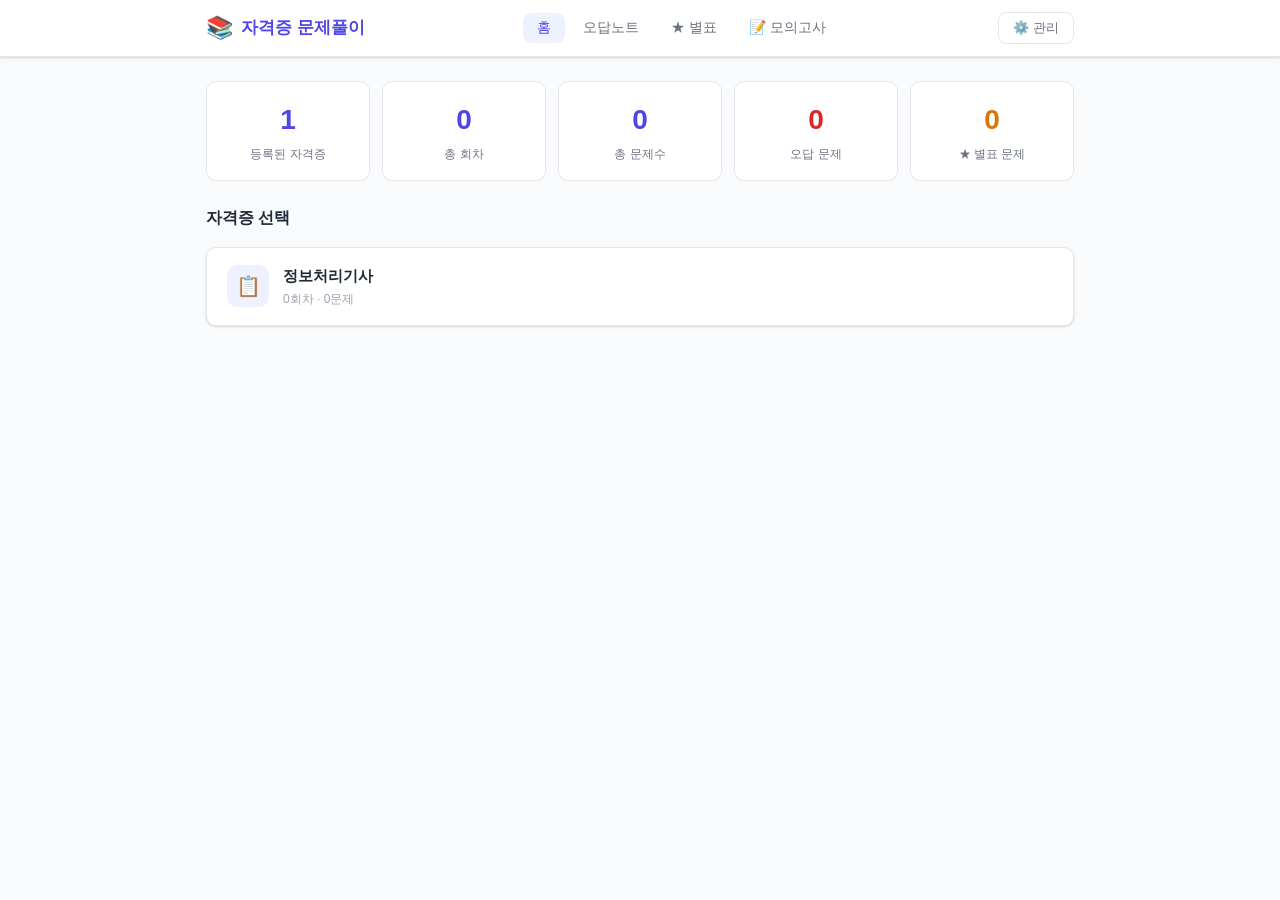
<file: Index.html>
<!DOCTYPE html>
<html lang="ko">
<head>
<meta charset="UTF-8">
<meta name="viewport" content="width=device-width, initial-scale=1.0">
<title>자격증 문제풀이</title>
<style>
  :root {
    --primary: #4F46E5;
    --primary-light: #EEF2FF;
    --primary-dark: #3730A3;
    --success: #059669;
    --success-light: #ECFDF5;
    --danger: #DC2626;
    --danger-light: #FEF2F2;
    --warning: #D97706;
    --warning-light: #FFFBEB;
    --gray-50: #F9FAFB;
    --gray-100: #F3F4F6;
    --gray-200: #E5E7EB;
    --gray-300: #D1D5DB;
    --gray-400: #9CA3AF;
    --gray-500: #6B7280;
    --gray-600: #4B5563;
    --gray-700: #374151;
    --gray-800: #1F2937;
    --gray-900: #111827;
    --radius: 10px;
    --shadow: 0 1px 3px rgba(0,0,0,0.1), 0 1px 2px rgba(0,0,0,0.06);
    --shadow-md: 0 4px 6px rgba(0,0,0,0.07), 0 2px 4px rgba(0,0,0,0.05);
  }
  * { box-sizing: border-box; margin: 0; padding: 0; }
  body {
    font-family: -apple-system, BlinkMacSystemFont, 'Segoe UI', 'Noto Sans KR', sans-serif;
    background: var(--gray-50);
    color: var(--gray-800);
    min-height: 100vh;
    font-size: 15px;
    line-height: 1.6;
  }

  /* ── 네비게이션 ── */
  nav {
    background: #fff;
    border-bottom: 1px solid var(--gray-200);
    position: sticky;
    top: 0;
    z-index: 100;
    box-shadow: var(--shadow);
  }
  .nav-inner {
    max-width: 900px;
    margin: 0 auto;
    display: flex;
    align-items: center;
    justify-content: space-between;
    padding: 0 16px;
    height: 56px;
  }
  .nav-logo {
    font-size: 17px;
    font-weight: 700;
    color: var(--primary);
    display: flex;
    align-items: center;
    gap: 8px;
    cursor: pointer;
  }
  .nav-logo span { font-size: 22px; }
  .nav-tabs {
    display: flex;
    gap: 4px;
  }
  .nav-tab {
    padding: 6px 14px;
    border-radius: 8px;
    border: none;
    background: transparent;
    font-size: 14px;
    font-weight: 500;
    color: var(--gray-500);
    cursor: pointer;
    transition: all 0.15s;
    white-space: nowrap;
  }
  .nav-tab:hover { background: var(--gray-100); color: var(--gray-700); }
  .nav-tab.active { background: var(--primary-light); color: var(--primary); }
  .nav-admin-btn {
    padding: 6px 14px;
    border-radius: 8px;
    border: 1px solid var(--gray-200);
    background: #fff;
    font-size: 13px;
    color: var(--gray-500);
    cursor: pointer;
    transition: all 0.15s;
  }
  .nav-admin-btn:hover { background: var(--gray-100); }

  /* ── 페이지 공통 ── */
  .page { display: none; }
  .page.active { display: block; }
  .container {
    max-width: 900px;
    margin: 0 auto;
    padding: 24px 16px;
  }
  .page-title {
    font-size: 22px;
    font-weight: 700;
    color: var(--gray-900);
    margin-bottom: 4px;
  }
  .page-sub {
    font-size: 14px;
    color: var(--gray-500);
    margin-bottom: 24px;
  }

  /* ── 카드 ── */
  .card {
    background: #fff;
    border-radius: var(--radius);
    border: 1px solid var(--gray-200);
    padding: 20px;
    box-shadow: var(--shadow);
  }

  /* ── 홈 화면 ── */
  .home-stats {
    display: grid;
    grid-template-columns: repeat(auto-fit, minmax(140px, 1fr));
    gap: 12px;
    margin-bottom: 24px;
  }
  .stat-card {
    background: #fff;
    border-radius: var(--radius);
    border: 1px solid var(--gray-200);
    padding: 16px;
    text-align: center;
  }
  .stat-num {
    font-size: 28px;
    font-weight: 700;
    color: var(--primary);
  }
  .stat-label {
    font-size: 12px;
    color: var(--gray-500);
    margin-top: 2px;
  }
  .exam-list { display: flex; flex-direction: column; gap: 10px; }
  .exam-item {
    background: #fff;
    border: 1px solid var(--gray-200);
    border-radius: var(--radius);
    padding: 16px 20px;
    display: flex;
    align-items: center;
    justify-content: space-between;
    cursor: pointer;
    transition: all 0.15s;
    box-shadow: var(--shadow);
  }
  .exam-item:hover {
    border-color: var(--primary);
    background: var(--primary-light);
    transform: translateY(-1px);
    box-shadow: var(--shadow-md);
  }
  .exam-item-left { display: flex; align-items: center; gap: 14px; }
  .exam-icon {
    width: 42px;
    height: 42px;
    border-radius: 10px;
    background: var(--primary-light);
    color: var(--primary);
    display: flex;
    align-items: center;
    justify-content: center;
    font-size: 20px;
    flex-shrink: 0;
  }
  .exam-name { font-weight: 600; color: var(--gray-800); font-size: 15px; }
  .exam-meta { font-size: 12px; color: var(--gray-400); margin-top: 2px; }
  .exam-badge {
    font-size: 12px;
    padding: 3px 10px;
    border-radius: 20px;
    font-weight: 500;
  }
  .badge-new { background: var(--primary-light); color: var(--primary); }
  .badge-done { background: var(--success-light); color: var(--success); }
  .badge-wrong { background: var(--danger-light); color: var(--danger); }
  .empty-state {
    text-align: center;
    padding: 48px 20px;
    color: var(--gray-400);
  }
  .empty-state .emoji { font-size: 40px; margin-bottom: 12px; }
  .empty-state p { font-size: 14px; }

  /* ── 회차 선택 ── */
  .back-btn {
    display: flex;
    align-items: center;
    gap: 6px;
    background: none;
    border: none;
    color: var(--primary);
    cursor: pointer;
    font-size: 14px;
    font-weight: 500;
    margin-bottom: 16px;
    padding: 0;
  }
  .back-btn:hover { text-decoration: underline; }
  .round-grid {
    display: grid;
    grid-template-columns: repeat(auto-fill, minmax(130px, 1fr));
    gap: 10px;
    margin-top: 16px;
  }
  .round-card {
    background: #fff;
    border: 1px solid var(--gray-200);
    border-radius: var(--radius);
    padding: 16px;
    text-align: center;
    cursor: pointer;
    transition: all 0.15s;
    box-shadow: var(--shadow);
  }
  .round-card:hover {
    border-color: var(--primary);
    background: var(--primary-light);
    transform: translateY(-1px);
  }
  .round-card .round-num {
    font-size: 22px;
    font-weight: 700;
    color: var(--primary);
  }
  .round-card .round-label {
    font-size: 12px;
    color: var(--gray-500);
    margin-top: 2px;
  }
  .round-card .round-progress {
    margin-top: 8px;
    height: 4px;
    background: var(--gray-200);
    border-radius: 2px;
    overflow: hidden;
  }
  .round-card .round-bar {
    height: 100%;
    background: var(--primary);
    border-radius: 2px;
    transition: width 0.3s;
  }

  /* ── 문제 풀기 ── */
  .quiz-header {
    display: flex;
    align-items: center;
    justify-content: space-between;
    margin-bottom: 16px;
    flex-wrap: wrap;
    gap: 8px;
  }
  .quiz-progress-bar {
    height: 6px;
    background: var(--gray-200);
    border-radius: 3px;
    margin-bottom: 20px;
    overflow: hidden;
  }
  .quiz-progress-fill {
    height: 100%;
    background: var(--primary);
    border-radius: 3px;
    transition: width 0.3s;
  }
  .quiz-num {
    font-size: 13px;
    color: var(--gray-500);
    font-weight: 500;
  }
  .quiz-q-num {
    font-size: 13px;
    font-weight: 700;
    color: var(--primary);
    background: var(--primary-light);
    padding: 3px 10px;
    border-radius: 20px;
  }
  .quiz-question {
    font-size: 16px;
    font-weight: 600;
    color: var(--gray-900);
    line-height: 1.7;
    margin-bottom: 20px;
    padding: 18px;
    background: var(--gray-50);
    border-radius: var(--radius);
    border-left: 4px solid var(--primary);
    white-space: pre-wrap;
  }
  .quiz-options { display: flex; flex-direction: column; gap: 10px; }
  .quiz-option {
    padding: 14px 18px;
    border: 1.5px solid var(--gray-200);
    border-radius: var(--radius);
    cursor: pointer;
    transition: all 0.15s;
    display: flex;
    align-items: flex-start;
    gap: 12px;
    background: #fff;
    text-align: left;
    font-size: 15px;
    color: var(--gray-700);
    line-height: 1.5;
  }
  .quiz-option:hover:not(:disabled) {
    border-color: var(--primary);
    background: var(--primary-light);
    color: var(--primary-dark);
  }
  .quiz-option .opt-num {
    flex-shrink: 0;
    width: 24px;
    height: 24px;
    border-radius: 50%;
    background: var(--gray-200);
    color: var(--gray-600);
    font-size: 12px;
    font-weight: 700;
    display: flex;
    align-items: center;
    justify-content: center;
    margin-top: 1px;
  }
  .quiz-option.correct {
    border-color: var(--success);
    background: var(--success-light);
    color: var(--success);
  }
  .quiz-option.correct .opt-num { background: var(--success); color: #fff; }
  .quiz-option.wrong {
    border-color: var(--danger);
    background: var(--danger-light);
    color: var(--danger);
  }
  .quiz-option.wrong .opt-num { background: var(--danger); color: #fff; }
  .quiz-option.selected {
    border-color: var(--primary);
    background: #EEF2FF;
    color: var(--primary);
    font-weight: 600;
  }
  .quiz-option.selected .opt-num { background: var(--primary); color: #fff; }
  .quiz-option:disabled { cursor: default; }

  /* ── 주관식 ── */
  .subj-type-badge {
    display: inline-block;
    font-size: 11px;
    font-weight: 700;
    padding: 2px 10px;
    border-radius: 20px;
    background: #F0FDF4;
    color: #16A34A;
    border: 1px solid #BBF7D0;
    margin-bottom: 10px;
  }
  .subj-input-wrap {
    margin: 14px 0;
  }
  .subj-input {
    width: 100%;
    min-height: 80px;
    padding: 12px 14px;
    border: 2px solid var(--gray-200);
    border-radius: var(--radius);
    font-size: 15px;
    font-family: inherit;
    resize: vertical;
    transition: border-color 0.15s;
    box-sizing: border-box;
  }
  .subj-input:focus { outline: none; border-color: var(--primary); }
  .subj-answer-box {
    margin-top: 14px;
    padding: 16px 18px;
    background: #F0FDF4;
    border: 1px solid #BBF7D0;
    border-radius: var(--radius);
    display: none;
  }
  .subj-answer-box.show { display: block; }
  .subj-answer-title { font-size: 12px; font-weight: 700; color: #16A34A; margin-bottom: 6px; }
  .subj-answer-text { font-size: 15px; color: var(--gray-800); line-height: 1.6; white-space: pre-wrap; }
  .subj-judge-btns {
    display: flex;
    gap: 10px;
    margin-top: 14px;
  }
  .subj-judge-btns button {
    flex: 1;
    padding: 10px;
    border-radius: var(--radius);
    font-size: 14px;
    font-weight: 700;
    cursor: pointer;
    border: 2px solid transparent;
    transition: all 0.15s;
  }
  .subj-correct-btn { background: var(--success-light); color: var(--success); border-color: var(--success); }
  .subj-wrong-btn   { background: var(--danger-light);  color: var(--danger);  border-color: var(--danger);  }
  .subj-correct-btn.selected-judge { background: var(--success); color: #fff; }
  .subj-wrong-btn.selected-judge   { background: var(--danger);  color: #fff; }
  .explanation-box {
    margin-top: 16px;
    padding: 16px 18px;
    background: var(--warning-light);
    border: 1px solid #FDE68A;
    border-radius: var(--radius);
    display: none;
  }
  .explanation-box.show { display: block; }
  .explanation-title {
    font-size: 13px;
    font-weight: 700;
    color: var(--warning);
    margin-bottom: 6px;
  }
  .explanation-text {
    font-size: 14px;
    color: var(--gray-700);
    line-height: 1.7;
    white-space: pre-wrap;
  }
  .quiz-nav {
    display: flex;
    justify-content: space-between;
    align-items: center;
    margin-top: 20px;
    gap: 10px;
  }
  .btn {
    padding: 10px 20px;
    border-radius: 8px;
    border: none;
    font-size: 14px;
    font-weight: 600;
    cursor: pointer;
    transition: all 0.15s;
  }
  .btn-primary { background: var(--primary); color: #fff; }
  .btn-primary:hover { background: var(--primary-dark); }
  .btn-secondary { background: var(--gray-100); color: var(--gray-700); border: 1px solid var(--gray-200); }
  .btn-secondary:hover { background: var(--gray-200); }
  .btn-danger { background: var(--danger); color: #fff; }
  .btn-danger:hover { background: #B91C1C; }
  .btn:disabled { opacity: 0.5; cursor: not-allowed; }

  /* ── 결과 화면 ── */
  .result-score {
    text-align: center;
    padding: 28px;
    margin-bottom: 20px;
    background: #fff;
    border-radius: var(--radius);
    border: 1px solid var(--gray-200);
  }
  .result-circle {
    width: 120px;
    height: 120px;
    border-radius: 50%;
    margin: 0 auto 16px;
    display: flex;
    align-items: center;
    justify-content: center;
    flex-direction: column;
    border: 6px solid var(--primary);
  }
  .result-pct { font-size: 30px; font-weight: 800; color: var(--primary); }
  .result-sub { font-size: 12px; color: var(--gray-400); }
  .result-badges {
    display: flex;
    justify-content: center;
    gap: 16px;
    flex-wrap: wrap;
    margin-top: 12px;
  }
  .result-badge {
    font-size: 14px;
    font-weight: 600;
    padding: 6px 16px;
    border-radius: 20px;
  }
  .result-badge.correct { background: var(--success-light); color: var(--success); }
  .result-badge.wrong { background: var(--danger-light); color: var(--danger); }

  /* ── 오답 노트 ── */
  .wrong-note-list { display: flex; flex-direction: column; gap: 16px; }
  .wrong-note-item {
    background: #fff;
    border: 1px solid var(--gray-200);
    border-radius: var(--radius);
    padding: 16px;
    box-shadow: var(--shadow);
  }
  .wrong-note-meta {
    font-size: 12px;
    color: var(--gray-400);
    margin-bottom: 8px;
    display: flex;
    gap: 8px;
    flex-wrap: wrap;
  }
  .wrong-note-q {
    font-size: 15px;
    font-weight: 600;
    color: var(--gray-800);
    margin-bottom: 10px;
    white-space: pre-wrap;
  }
  .wrong-note-options { display: flex; flex-direction: column; gap: 6px; }
  .wn-option {
    padding: 10px 14px;
    border-radius: 8px;
    font-size: 14px;
    display: flex;
    gap: 10px;
    align-items: flex-start;
    color: var(--gray-600);
    background: var(--gray-50);
  }
  .wn-option.correct { background: var(--success-light); color: var(--success); font-weight: 600; }
  .wn-option.my-wrong { background: var(--danger-light); color: var(--danger); }
  .wn-explain {
    margin-top: 10px;
    padding: 10px 14px;
    background: var(--warning-light);
    border-radius: 8px;
    font-size: 13px;
    color: var(--gray-700);
    border-left: 3px solid var(--warning);
    white-space: pre-wrap;
  }

  /* ── 관리자 모드 ── */
  .admin-panel {
    display: none;
    position: fixed;
    inset: 0;
    background: rgba(0,0,0,0.5);
    z-index: 200;
    overflow-y: auto;
    padding: 20px;
  }
  .admin-panel.show { display: flex; align-items: flex-start; justify-content: center; }
  .admin-box {
    background: #fff;
    border-radius: 14px;
    width: 100%;
    max-width: 700px;
    padding: 28px;
    box-shadow: 0 20px 60px rgba(0,0,0,0.2);
    margin: auto;
  }
  .admin-title {
    font-size: 20px;
    font-weight: 700;
    margin-bottom: 20px;
    color: var(--gray-900);
    display: flex;
    align-items: center;
    justify-content: space-between;
  }
  .admin-close {
    background: none;
    border: none;
    font-size: 22px;
    cursor: pointer;
    color: var(--gray-400);
    line-height: 1;
  }
  .form-group { margin-bottom: 14px; }
  .form-label {
    display: block;
    font-size: 13px;
    font-weight: 600;
    color: var(--gray-600);
    margin-bottom: 5px;
  }
  .form-input, .form-select, .form-textarea {
    width: 100%;
    padding: 10px 12px;
    border: 1.5px solid var(--gray-200);
    border-radius: 8px;
    font-size: 14px;
    color: var(--gray-800);
    font-family: inherit;
    transition: border-color 0.15s;
    background: #fff;
  }
  .form-input:focus, .form-select:focus, .form-textarea:focus {
    outline: none;
    border-color: var(--primary);
  }
  .form-textarea { resize: vertical; min-height: 80px; }
  .option-row {
    display: flex;
    gap: 8px;
    align-items: center;
    margin-bottom: 8px;
  }
  .option-label {
    flex-shrink: 0;
    width: 24px;
    height: 24px;
    border-radius: 50%;
    background: var(--primary-light);
    color: var(--primary);
    font-size: 12px;
    font-weight: 700;
    display: flex;
    align-items: center;
    justify-content: center;
  }
  .admin-tabs {
    display: flex;
    gap: 4px;
    margin-bottom: 20px;
    background: var(--gray-100);
    border-radius: 8px;
    padding: 4px;
  }
  .admin-tab {
    flex: 1;
    padding: 8px;
    border: none;
    border-radius: 6px;
    background: transparent;
    font-size: 13px;
    font-weight: 500;
    color: var(--gray-500);
    cursor: pointer;
    transition: all 0.15s;
  }
  .admin-tab.active { background: #fff; color: var(--primary); box-shadow: var(--shadow); }
  .admin-content { display: none; }
  .admin-content.active { display: block; }
  .q-manage-list { display: flex; flex-direction: column; gap: 8px; max-height: 400px; overflow-y: auto; }
  .q-manage-item {
    padding: 12px 14px;
    border: 1px solid var(--gray-200);
    border-radius: 8px;
    display: flex;
    align-items: flex-start;
    justify-content: space-between;
    gap: 10px;
  }
  .q-manage-text { font-size: 13px; color: var(--gray-700); flex: 1; line-height: 1.5; }
  .q-manage-del {
    flex-shrink: 0;
    background: none;
    border: none;
    cursor: pointer;
    color: var(--danger);
    font-size: 18px;
    line-height: 1;
    padding: 2px;
  }
  .correct-radio { display: flex; gap: 8px; flex-wrap: wrap; }
  .correct-radio label {
    display: flex;
    align-items: center;
    gap: 4px;
    font-size: 13px;
    cursor: pointer;
    padding: 6px 10px;
    border: 1px solid var(--gray-200);
    border-radius: 6px;
  }
  .correct-radio input[type=radio] { accent-color: var(--primary); }
  .divider { border: none; border-top: 1px solid var(--gray-200); margin: 16px 0; }
  .section-header {
    display: flex;
    align-items: center;
    justify-content: space-between;
    margin-bottom: 16px;
  }
  .section-label { font-size: 16px; font-weight: 700; color: var(--gray-800); }
  .tag {
    display: inline-flex;
    align-items: center;
    padding: 2px 8px;
    border-radius: 20px;
    font-size: 11px;
    font-weight: 600;
  }

  /* ── 오답 풀기 모드 ── */
  .wrong-quiz-header {
    text-align: center;
    padding: 16px;
    background: var(--danger-light);
    border-radius: var(--radius);
    margin-bottom: 20px;
    border: 1px solid #FECACA;
  }
  .wrong-quiz-title { font-size: 16px; font-weight: 700; color: var(--danger); }
  .wrong-quiz-sub { font-size: 12px; color: var(--gray-500); margin-top: 2px; }

  /* ── 반응형 ── */
  @media (max-width: 600px) {
    .nav-tabs { display: none; }
    .nav-mobile-tabs {
      display: flex;
      position: fixed;
      bottom: 0;
      left: 0; right: 0;
      background: #fff;
      border-top: 1px solid var(--gray-200);
      z-index: 100;
      box-shadow: 0 -2px 10px rgba(0,0,0,0.06);
    }
    .nav-mobile-tab {
      flex: 1;
      display: flex;
      flex-direction: column;
      align-items: center;
      gap: 3px;
      padding: 10px 4px 8px;
      border: none;
      background: transparent;
      font-size: 10px;
      color: var(--gray-400);
      cursor: pointer;
      font-family: inherit;
    }
    .nav-mobile-tab .icon { font-size: 22px; }
    .nav-mobile-tab.active { color: var(--primary); }
    body { padding-bottom: 70px; }
    .container { padding: 16px 12px; }
    .admin-box { padding: 20px 16px; }
  }
  @media (min-width: 601px) {
    .nav-mobile-tabs { display: none; }
  }

  .scroll-top { position: fixed; bottom: 80px; right: 16px; z-index: 99; }
  @media (min-width: 601px) { .scroll-top { bottom: 20px; } }
  .scroll-top-btn {
    width: 40px; height: 40px;
    border-radius: 50%;
    background: var(--primary);
    color: #fff;
    border: none;
    cursor: pointer;
    font-size: 18px;
    box-shadow: var(--shadow-md);
    display: none;
    align-items: center;
    justify-content: center;
  }
  .scroll-top-btn.show { display: flex; }

  .toast {
    position: fixed;
    bottom: 80px;
    left: 50%;
    transform: translateX(-50%) translateY(20px);
    background: var(--gray-900);
    color: #fff;
    padding: 10px 20px;
    border-radius: 8px;
    font-size: 14px;
    opacity: 0;
    transition: all 0.3s;
    z-index: 300;
    white-space: nowrap;
    pointer-events: none;
  }
  .toast.show { opacity: 1; transform: translateX(-50%) translateY(0); }
  @media (min-width: 601px) { .toast { bottom: 30px; } }

  /* ── 별표 기능 ── */
  .star-btn {
    background: none;
    border: none;
    font-size: 22px;
    cursor: pointer;
    line-height: 1;
    padding: 4px;
    color: var(--gray-300);
    transition: color 0.15s, transform 0.15s;
    flex-shrink: 0;
  }
  .star-btn.starred { color: #F59E0B; }
  .star-btn:hover { transform: scale(1.2); }
  .star-badge {
    display: inline-flex;
    align-items: center;
    gap: 4px;
    font-size: 11px;
    font-weight: 700;
    padding: 2px 8px;
    border-radius: 20px;
    background: #FEF3C7;
    color: #D97706;
  }
  .star-quiz-header {
    text-align: center;
    padding: 16px;
    background: #FEF3C7;
    border-radius: var(--radius);
    margin-bottom: 20px;
    border: 1px solid #FDE68A;
  }
  .star-quiz-title { font-size: 16px; font-weight: 700; color: #D97706; }
  .star-quiz-sub { font-size: 12px; color: var(--gray-500); margin-top: 2px; }
  .wq-source-badge {
    font-size: 11px;
    font-weight: 600;
    padding: 3px 10px;
    border-radius: 20px;
    background: var(--danger-light);
    color: var(--danger);
    display: inline-block;
    margin-bottom: 8px;
  }
  .sq-source-badge {
    font-size: 11px;
    font-weight: 600;
    padding: 3px 10px;
    border-radius: 20px;
    background: #FEF3C7;
    color: #D97706;
    display: inline-block;
    margin-bottom: 8px;
  }

  /* ── 모의고사 ── */
  .mock-header {
    text-align: center;
    padding: 20px;
    background: linear-gradient(135deg, #4F46E5, #7C3AED);
    border-radius: var(--radius);
    margin-bottom: 20px;
    color: #fff;
  }
  .mock-header-title { font-size: 18px; font-weight: 800; }
  .mock-header-sub { font-size: 13px; opacity: 0.85; margin-top: 4px; }
  .mock-config-card {
    background: #fff;
    border: 1px solid var(--gray-200);
    border-radius: var(--radius);
    padding: 20px;
    margin-bottom: 16px;
    box-shadow: var(--shadow);
  }
  .mock-record-item {
    background: #fff;
    border: 1px solid var(--gray-200);
    border-radius: var(--radius);
    padding: 14px 18px;
    display: flex;
    align-items: center;
    justify-content: space-between;
    margin-bottom: 10px;
    box-shadow: var(--shadow);
    cursor: pointer;
    transition: all 0.15s;
    gap: 10px;
    flex-wrap: wrap;
  }
  .mock-record-item:hover { border-color: var(--primary); background: var(--primary-light); }
  .mock-record-left { display: flex; flex-direction: column; gap: 3px; }
  .mock-record-title { font-size: 14px; font-weight: 700; color: var(--gray-800); }
  .mock-record-sub { font-size: 12px; color: var(--gray-400); }
  .mock-score-badge {
    font-size: 18px;
    font-weight: 800;
    color: var(--primary);
    flex-shrink: 0;
  }
  .mock-score-badge.fail { color: var(--danger); }
  .mock-quiz-header {
    background: linear-gradient(135deg, #4F46E5, #7C3AED);
    border-radius: var(--radius);
    padding: 14px 18px;
    margin-bottom: 20px;
    color: #fff;
    display: flex;
    align-items: center;
    justify-content: space-between;
  }
  .mock-quiz-title { font-size: 15px; font-weight: 700; }
  .mock-quiz-timer { font-size: 18px; font-weight: 800; font-variant-numeric: tabular-nums; }
  .mock-quiz-timer.warn { color: #FCA5A5; }
  .mock-source-badge {
    font-size: 11px;
    font-weight: 600;
    padding: 3px 10px;
    border-radius: 20px;
    background: #EDE9FE;
    color: #7C3AED;
    display: inline-block;
    margin-bottom: 8px;
  }
  .mock-wrong-badge {
    font-size: 11px;
    font-weight: 600;
    padding: 3px 10px;
    border-radius: 20px;
    background: #EDE9FE;
    color: #7C3AED;
    display: inline-block;
    margin-bottom: 8px;
  }
</style>
</head>
<body>

<!-- 네비게이션 -->
<nav>
  <div class="nav-inner">
    <div class="nav-logo" onclick="goPage('home')">
      <span>📚</span> 자격증 문제풀이
    </div>
    <div class="nav-tabs">
      <button class="nav-tab active" onclick="goPage('home')">홈</button>
      <button class="nav-tab" onclick="goPage('wrong')">오답노트</button>
      <button class="nav-tab" onclick="goPage('star')">★ 별표</button>
      <button class="nav-tab" onclick="goPage('mock')">📝 모의고사</button>
    </div>
    <button class="nav-admin-btn" onclick="openAdmin()">⚙️ 관리</button>
  </div>
</nav>

<!-- ─────────────────────────────── 홈 페이지 ─────────────────────────────── -->
<div id="page-home" class="page active">
  <div class="container">
    <!-- 통계 -->
    <div class="home-stats" id="home-stats"></div>

    <!-- 자격증 목록 or 회차 선택 -->
    <div id="home-main"></div>
  </div>
</div>

<!-- ─────────────────────────────── 문제 풀기 ─────────────────────────────── -->
<div id="page-quiz" class="page">
  <div class="container">
    <button class="back-btn" id="quiz-back-btn">← 돌아가기</button>
    <div class="quiz-header">
      <span class="quiz-q-num" id="quiz-q-num"></span>
      <div style="display:flex; align-items:center; gap:8px;">
        <button class="star-btn" id="quiz-star-btn" onclick="toggleStarCurrent()" title="별표 표시">☆</button>
        <span class="quiz-num" id="quiz-num"></span>
      </div>
    </div>
    <div class="quiz-progress-bar">
      <div class="quiz-progress-fill" id="quiz-progress-fill"></div>
    </div>
    <div class="quiz-question" id="quiz-question"></div>
    <div class="quiz-options" id="quiz-options"></div>
    <div class="explanation-box" id="explanation-box">
      <div class="explanation-title">💡 해설</div>
      <div class="explanation-text" id="explanation-text"></div>
    </div>
    <div class="quiz-nav">
      <button class="btn btn-secondary" id="quiz-prev-btn" onclick="quizPrev()">← 이전</button>
      <button class="btn btn-primary" id="quiz-next-btn" onclick="quizNext()">다음 →</button>
    </div>
  </div>
</div>

<!-- ─────────────────────────────── 결과 ─────────────────────────────── -->
<div id="page-result" class="page">
  <div class="container">
    <div class="result-score" id="result-score"></div>
    <div style="display:flex; gap:10px; flex-wrap:wrap; margin-bottom:20px;">
      <button class="btn btn-primary" onclick="retryQuiz()">다시 풀기</button>
      <button class="btn btn-secondary" onclick="reviewWrongs()">오답만 다시 풀기</button>
      <button class="btn btn-secondary" onclick="goPage('wrong')">오답 노트 보기</button>
      <button class="btn btn-secondary" onclick="goPage('home')">홈으로</button>
    </div>
    <div id="result-review"></div>
  </div>
</div>

<!-- ─────────────────────────────── 오답노트 ─────────────────────────────── -->
<div id="page-wrong" class="page">
  <div class="container">
    <div class="section-header">
      <div>
        <div class="page-title">오답 노트</div>
        <div class="page-sub">틀린 문제를 모아 복습하세요</div>
      </div>
      <button class="btn btn-primary" id="wrong-quiz-btn" onclick="startWrongQuiz()" style="display:none">오답만 풀기</button>
    </div>
    <div id="wrong-filter" style="margin-bottom:16px; display:flex; gap:8px; flex-wrap:wrap;"></div>
    <div id="wrong-list"></div>
  </div>
</div>

<!-- ─────────────────────────────── 오답 풀기 ─────────────────────────────── -->
<div id="page-wrong-quiz" class="page">
  <div class="container">
    <button class="back-btn" onclick="goPage('wrong')">← 오답 노트로</button>
    <div class="wrong-quiz-header">
      <div class="wrong-quiz-title">🔴 오답 집중 풀기</div>
      <div class="wrong-quiz-sub" id="wrong-quiz-sub"></div>
    </div>
    <div class="quiz-header">
      <span class="quiz-q-num" id="wq-q-num"></span>
      <span class="quiz-num" id="wq-num"></span>
    </div>
    <div class="quiz-progress-bar">
      <div class="quiz-progress-fill" id="wq-progress-fill"></div>
    </div>
    <div id="wq-source" style="margin-bottom:4px"></div>
    <div class="quiz-question" id="wq-question"></div>
    <div class="quiz-options" id="wq-options"></div>
    <div class="explanation-box" id="wq-explanation-box">
      <div class="explanation-title">💡 해설</div>
      <div class="explanation-text" id="wq-explanation-text"></div>
    </div>
    <div class="quiz-nav">
      <button class="btn btn-secondary" id="wq-prev-btn" onclick="wqPrev()">← 이전</button>
      <button class="btn btn-primary" id="wq-next-btn" onclick="wqNext()">다음 →</button>
    </div>
  </div>
</div>

<!-- ─────────────────────────────── 별표 페이지 ─────────────────────────────── -->
<div id="page-star" class="page">
  <div class="container">
    <div class="section-header">
      <div>
        <div class="page-title">★ 별표 문제</div>
        <div class="page-sub">별표 표시한 문제를 모아 복습하세요</div>
      </div>
      <button class="btn btn-primary" id="star-quiz-btn" onclick="startStarQuiz()" style="display:none; background:#D97706">★ 별표만 풀기</button>
    </div>
    <div id="star-filter" style="margin-bottom:16px; display:flex; gap:8px; flex-wrap:wrap;"></div>
    <div id="star-list"></div>
  </div>
</div>

<!-- ─────────────────────────────── 별표 풀기 ─────────────────────────────── -->
<div id="page-star-quiz" class="page">
  <div class="container">
    <button class="back-btn" onclick="goPage('star')">← 별표 노트로</button>
    <div class="star-quiz-header">
      <div class="star-quiz-title">★ 별표 집중 풀기</div>
      <div class="star-quiz-sub" id="sq-sub"></div>
    </div>
    <div class="quiz-header">
      <span class="quiz-q-num" id="sq-q-num"></span>
      <span class="quiz-num" id="sq-num"></span>
    </div>
    <div class="quiz-progress-bar">
      <div class="quiz-progress-fill" id="sq-progress-fill"></div>
    </div>
    <div id="sq-source" style="margin-bottom:4px"></div>
    <div class="quiz-question" id="sq-question"></div>
    <div class="quiz-options" id="sq-options"></div>
    <div class="explanation-box" id="sq-explanation-box">
      <div class="explanation-title">💡 해설</div>
      <div class="explanation-text" id="sq-explanation-text"></div>
    </div>
    <div class="quiz-nav">
      <button class="btn btn-secondary" id="sq-prev-btn" onclick="sqPrev()">← 이전</button>
      <button class="btn btn-primary" id="sq-next-btn" onclick="sqNext()">다음 →</button>
    </div>
  </div>
</div>

<!-- 하단 모바일 탭 -->
<div class="nav-mobile-tabs">
  <button class="nav-mobile-tab active" onclick="goPage('home')" id="mob-home">
    <span class="icon">🏠</span> 홈
  </button>
  <button class="nav-mobile-tab" onclick="goPage('wrong')" id="mob-wrong">
    <span class="icon">❌</span> 오답노트
  </button>
  <button class="nav-mobile-tab" onclick="goPage('star')" id="mob-star">
    <span class="icon">⭐</span> 별표
  </button>
  <button class="nav-mobile-tab" onclick="goPage('mock')" id="mob-mock">
    <span class="icon">📝</span> 모의고사
  </button>
  <button class="nav-mobile-tab" onclick="openAdmin()" id="mob-admin">
    <span class="icon">⚙️</span> 관리
  </button>
</div>

<!-- 스크롤 상단 버튼 -->
<div class="scroll-top">
  <button class="scroll-top-btn" id="scroll-top-btn" onclick="window.scrollTo({top:0,behavior:'smooth'})">↑</button>
</div>

<!-- 토스트 -->
<div class="toast" id="toast"></div>

<!-- ─────────────────────────────── 모의고사 홈 ─────────────────────────────── -->
<div id="page-mock" class="page">
  <div class="container">
    <div class="mock-header">
      <div class="mock-header-title">📝 모의고사</div>
      <div class="mock-header-sub">구간별 랜덤 60문제 · 실전 대비</div>
    </div>

    <!-- 모의고사 생성 -->
    <div class="mock-config-card">
      <div class="section-label" style="margin-bottom:14px">새 모의고사 시작</div>
      <div class="form-group">
        <label class="form-label">자격증 선택</label>
        <select class="form-select" id="mock-cat-select"></select>
      </div>
      <div class="form-group">
        <label class="form-label">타이머 설정</label>
        <select class="form-select" id="mock-timer-select">
          <option value="0">타이머 없음</option>
          <option value="60" selected>60분 (기본)</option>
          <option value="90">90분</option>
          <option value="120">120분</option>
        </select>
      </div>
      <button class="btn btn-primary" onclick="startMockExam()" style="width:100%; margin-top:4px">모의고사 시작 →</button>
    </div>

    <!-- 기록 목록 -->
    <div class="section-header" style="margin-bottom:12px">
      <div class="section-label">📊 모의고사 기록</div>
      <button class="btn btn-secondary" onclick="clearMockRecords()" style="font-size:12px; padding:5px 10px">기록 초기화</button>
    </div>
    <div id="mock-record-list"></div>
  </div>
</div>

<!-- ─────────────────────────────── 모의고사 풀기 ─────────────────────────────── -->
<div id="page-mock-quiz" class="page">
  <div class="container">
    <div class="mock-quiz-header">
      <div>
        <div class="mock-quiz-title" id="mq-title">모의고사</div>
        <div style="font-size:12px; opacity:0.8; margin-top:2px" id="mq-progress-txt"></div>
      </div>
      <div class="mock-quiz-timer" id="mq-timer">60:00</div>
    </div>
    <div class="quiz-header">
      <span class="quiz-q-num" id="mq-q-num"></span>
      <span class="quiz-num" id="mq-num"></span>
    </div>
    <div class="quiz-progress-bar">
      <div class="quiz-progress-fill" id="mq-progress-fill"></div>
    </div>
    <div id="mq-source" style="margin-bottom:4px"></div>
    <div class="quiz-question" id="mq-question"></div>
    <div class="quiz-options" id="mq-options"></div>
    <div class="explanation-box" id="mq-explanation-box">
      <div class="explanation-title">💡 해설</div>
      <div class="explanation-text" id="mq-explanation-text"></div>
    </div>
    <div class="quiz-nav">
      <button class="btn btn-secondary" id="mq-prev-btn" onclick="mqPrev()">← 이전</button>
      <button class="btn btn-primary" id="mq-next-btn" onclick="mqNext()">다음 →</button>
    </div>
    <div style="text-align:center; margin-top:12px">
      <button class="btn" onclick="submitMockEarly()" style="background:var(--danger-light); color:var(--danger); border:1px solid #FECACA; font-size:13px">시험 제출</button>
    </div>
  </div>
</div>

<!-- ─────────────────────────────── 모의고사 결과 ─────────────────────────────── -->
<div id="page-mock-result" class="page">
  <div class="container">
    <div class="result-score" id="mock-result-score"></div>
    <div style="display:flex; gap:10px; flex-wrap:wrap; margin-bottom:20px;">
      <button class="btn btn-primary" onclick="startMockExamAgain()">다시 풀기</button>
      <button class="btn btn-secondary" onclick="goPage('mock-wrong')">모의고사 오답노트</button>
      <button class="btn btn-secondary" onclick="goPage('mock')">모의고사 홈</button>
    </div>
    <div id="mock-result-review"></div>
  </div>
</div>

<!-- ─────────────────────────────── 모의고사 오답노트 ─────────────────────────────── -->
<div id="page-mock-wrong" class="page">
  <div class="container">
    <div class="section-header">
      <div>
        <div class="page-title">📝 모의고사 오답노트</div>
        <div class="page-sub">모의고사에서 틀린 문제 모음</div>
      </div>
      <button class="btn" id="mock-wrong-quiz-btn" onclick="startMockWrongQuiz()" style="display:none; background:#7C3AED; color:#fff">오답만 풀기</button>
    </div>
    <div id="mock-wrong-filter" style="margin-bottom:16px; display:flex; gap:8px; flex-wrap:wrap;"></div>
    <div id="mock-wrong-list"></div>
  </div>
</div>

<!-- ─────────────────────────────── 모의고사 오답 풀기 ─────────────────────────────── -->
<div id="page-mock-wrong-quiz" class="page">
  <div class="container">
    <button class="back-btn" onclick="goPage('mock-wrong')">← 모의고사 오답노트로</button>
    <div style="text-align:center; padding:14px; background:#EDE9FE; border-radius:var(--radius); margin-bottom:20px; border:1px solid #DDD6FE;">
      <div style="font-size:16px; font-weight:700; color:#7C3AED">📝 모의고사 오답 풀기</div>
      <div style="font-size:12px; color:var(--gray-500); margin-top:2px" id="mwq-sub"></div>
    </div>
    <div class="quiz-header">
      <span class="quiz-q-num" id="mwq-q-num"></span>
      <span class="quiz-num" id="mwq-num"></span>
    </div>
    <div class="quiz-progress-bar">
      <div class="quiz-progress-fill" id="mwq-progress-fill"></div>
    </div>
    <div id="mwq-source" style="margin-bottom:4px"></div>
    <div class="quiz-question" id="mwq-question"></div>
    <div class="quiz-options" id="mwq-options"></div>
    <div class="explanation-box" id="mwq-explanation-box">
      <div class="explanation-title">💡 해설</div>
      <div class="explanation-text" id="mwq-explanation-text"></div>
    </div>
    <div class="quiz-nav">
      <button class="btn btn-secondary" id="mwq-prev-btn" onclick="mwqPrev()">← 이전</button>
      <button class="btn btn-primary" id="mwq-next-btn" onclick="mwqNext()">다음 →</button>
    </div>
  </div>
</div>

<!-- ─────────────────────────────── 관리자 패널 ─────────────────────────────── -->
<div class="admin-panel" id="admin-panel">
  <div class="admin-box">
    <div class="admin-title">
      ⚙️ 관리자 모드
      <button class="admin-close" onclick="closeAdmin()">✕</button>
    </div>
    <div class="admin-tabs">
      <button class="admin-tab active" onclick="switchAdminTab('add')">문제 추가</button>
      <button class="admin-tab" onclick="switchAdminTab('manage')">문제 관리</button>
      <button class="admin-tab" onclick="switchAdminTab('category')">자격증 관리</button>
      <button class="admin-tab" onclick="switchAdminTab('data')">데이터 📦</button>
    </div>

    <!-- 문제 추가 탭 -->
    <div class="admin-content active" id="admin-add">
      <div class="form-group">
        <label class="form-label">자격증 선택</label>
        <select class="form-select" id="add-category">
          <option value="">자격증을 선택하세요</option>
        </select>
      </div>
      <div class="form-group">
        <label class="form-label">회차</label>
        <input type="number" class="form-input" id="add-round" placeholder="예: 1" min="1">
      </div>
      <div class="form-group">
        <label class="form-label">문제 번호 (회차 내)</label>
        <input type="number" class="form-input" id="add-qnum" placeholder="예: 1" min="1">
      </div>
      <div class="form-group">
        <label class="form-label">문제 유형</label>
        <div style="display:flex; gap:10px;">
          <label style="display:flex; align-items:center; gap:6px; cursor:pointer; font-size:14px;">
            <input type="radio" name="q-type" value="obj" checked onchange="toggleQType()"> 객관식
          </label>
          <label style="display:flex; align-items:center; gap:6px; cursor:pointer; font-size:14px;">
            <input type="radio" name="q-type" value="subj" onchange="toggleQType()"> 주관식
          </label>
        </div>
      </div>
      <div class="form-group">
        <label class="form-label">문제</label>
        <textarea class="form-textarea" id="add-question" placeholder="문제를 입력하세요"></textarea>
      </div>
      <!-- 객관식 영역 -->
      <div id="obj-area">
        <div class="form-group">
          <label class="form-label">보기</label>
          <div id="add-options-container">
            <div class="option-row"><div class="option-label">①</div><input type="text" class="form-input" id="opt-0" placeholder="보기 1"></div>
            <div class="option-row"><div class="option-label">②</div><input type="text" class="form-input" id="opt-1" placeholder="보기 2"></div>
            <div class="option-row"><div class="option-label">③</div><input type="text" class="form-input" id="opt-2" placeholder="보기 3"></div>
            <div class="option-row"><div class="option-label">④</div><input type="text" class="form-input" id="opt-3" placeholder="보기 4"></div>
          </div>
          <button class="btn btn-secondary" onclick="addOption()" style="margin-top:8px; font-size:13px; padding:6px 12px">+ 보기 추가</button>
        </div>
        <div class="form-group">
          <label class="form-label">정답 번호</label>
          <div class="correct-radio" id="correct-radio">
            <label><input type="radio" name="correct" value="0"> ①</label>
            <label><input type="radio" name="correct" value="1"> ②</label>
            <label><input type="radio" name="correct" value="2"> ③</label>
            <label><input type="radio" name="correct" value="3"> ④</label>
          </div>
        </div>
      </div>
      <!-- 주관식 영역 -->
      <div id="subj-area" style="display:none;">
        <div class="form-group">
          <label class="form-label">모범 답안</label>
          <textarea class="form-textarea" id="add-subj-answer" placeholder="정답을 입력하세요 (풀 때 감춰졌다가 버튼 누르면 공개됩니다)"></textarea>
        </div>
      </div>
      <div class="form-group">
        <label class="form-label">해설 (선택)</label>
        <textarea class="form-textarea" id="add-explain" placeholder="해설을 입력하세요 (없어도 됩니다)"></textarea>
      </div>
      <button class="btn btn-primary" onclick="addQuestion()" style="width:100%">문제 저장</button>
    </div>

    <!-- 문제 관리 탭 -->
    <div class="admin-content" id="admin-manage">
      <div class="form-group">
        <label class="form-label">자격증 선택</label>
        <select class="form-select" id="manage-category" onchange="loadManageList()">
          <option value="">선택하세요</option>
        </select>
      </div>
      <div class="form-group">
        <label class="form-label">회차 선택</label>
        <select class="form-select" id="manage-round" onchange="loadManageList()">
          <option value="">전체</option>
        </select>
      </div>
      <div class="q-manage-list" id="q-manage-list"></div>
    </div>

    <!-- 데이터 탭 -->
    <div class="admin-content" id="admin-data">
      <!-- 내보내기 -->
      <div style="margin-bottom:20px">
        <div class="form-label" style="font-size:14px; margin-bottom:6px">📤 데이터 내보내기</div>
        <p style="font-size:13px; color:var(--gray-500); margin-bottom:12px; line-height:1.6">현재 저장된 문제, 자격증, 오답 데이터를 JSON 파일로 저장합니다.<br>다른 기기에서 <b>가져오기</b>로 불러올 수 있어요.</p>
        <button class="btn btn-primary" onclick="exportData()" style="width:100%">💾 전체 데이터 내보내기 (.json)</button>
      </div>
      <hr class="divider">
      <!-- 가져오기 -->
      <div style="margin-bottom:20px">
        <div class="form-label" style="font-size:14px; margin-bottom:6px">📥 데이터 가져오기 (병합)</div>
        <p style="font-size:13px; color:var(--gray-500); margin-bottom:12px; line-height:1.6">JSON 파일을 불러옵니다. <b>기존 데이터는 유지</b>되고 새 데이터가 추가됩니다.<br>같은 회차에 같은 문제 번호가 있으면 덮어씁니다.</p>
        <label style="display:block; width:100%; padding:14px; border:2px dashed var(--gray-300); border-radius:10px; text-align:center; cursor:pointer; font-size:14px; color:var(--gray-500); transition:all 0.15s" id="import-label" onmouseover="this.style.borderColor='var(--primary)'" onmouseout="this.style.borderColor='var(--gray-300)'">
          📂 클릭해서 JSON 파일 선택
          <input type="file" accept=".json" id="import-file" style="display:none" onchange="importData(this)">
        </label>
        <div id="import-preview" style="margin-top:10px"></div>
      </div>
      <hr class="divider">
      <!-- 위험 구역 -->
      <div>
        <div class="form-label" style="font-size:14px; margin-bottom:6px; color:var(--danger)">⚠️ 데이터 초기화</div>
        <p style="font-size:13px; color:var(--gray-500); margin-bottom:12px">모든 문제, 오답, 진행 기록을 삭제합니다. 되돌릴 수 없습니다.</p>
        <button class="btn" onclick="resetAllData()" style="background:var(--danger-light); color:var(--danger); border:1px solid #FECACA; width:100%">전체 데이터 삭제</button>
      </div>
    </div>

    <!-- 자격증 관리 탭 -->
    <div class="admin-content" id="admin-category">
      <div class="form-group">
        <label class="form-label">새 자격증 추가</label>
        <div style="display:flex; gap:8px;">
          <input type="text" class="form-input" id="new-category-name" placeholder="자격증 이름 입력 (예: 정보처리기사)">
          <button class="btn btn-primary" onclick="addCategory()" style="white-space:nowrap; flex-shrink:0">추가</button>
        </div>
      </div>
      <hr class="divider">
      <label class="form-label" style="margin-bottom:8px">등록된 자격증</label>
      <div id="category-list" style="display:flex; flex-direction:column; gap:8px;"></div>
    </div>
  </div>
</div>

<script>
// ══════════════════════════════════════════════════════════════════════
// 데이터 관리 (localStorage)
// ══════════════════════════════════════════════════════════════════════

function getData() {
  try {
    return JSON.parse(localStorage.getItem('quiz_data') || '{}');
  } catch(e) { return {}; }
}
function saveData(d) { localStorage.setItem('quiz_data', JSON.stringify(d)); }

function getProgress() {
  try {
    return JSON.parse(localStorage.getItem('quiz_progress') || '{}');
  } catch(e) { return {}; }
}
function saveProgress(p) { localStorage.setItem('quiz_progress', JSON.stringify(p)); }

function getWrongAnswers() {
  try {
    return JSON.parse(localStorage.getItem('quiz_wrong') || '[]');
  } catch(e) { return []; }
}
function saveWrongAnswers(w) { localStorage.setItem('quiz_wrong', JSON.stringify(w)); }

function getCategories() {
  try {
    return JSON.parse(localStorage.getItem('quiz_categories') || '["정보처리기사"]');
  } catch(e) { return ["정보처리기사"]; }
}
function saveCategories(c) { localStorage.setItem('quiz_categories', JSON.stringify(c)); }

function getStarred() {
  try {
    return JSON.parse(localStorage.getItem('quiz_starred') || '{}');
  } catch(e) { return {}; }
}
function saveStarred(s) { localStorage.setItem('quiz_starred', JSON.stringify(s)); }

function getStarKey(cat, round, qId) {
  return cat + '||' + round + '||' + qId;
}

// ══════════════════════════════════════════════════════════════════════
// 페이지 라우팅
// ══════════════════════════════════════════════════════════════════════

let currentPage = 'home';
const pages = ['home','quiz','result','wrong','wrong-quiz','star','star-quiz','mock','mock-quiz','mock-result','mock-wrong','mock-wrong-quiz'];

function goPage(name) {
  pages.forEach(p => {
    document.getElementById('page-' + p).classList.remove('active');
  });
  document.getElementById('page-' + name).classList.add('active');
  currentPage = name;
  window.scrollTo({ top: 0, behavior: 'smooth' });

  document.querySelectorAll('.nav-tab').forEach(t => t.classList.remove('active'));
  document.querySelectorAll('.nav-mobile-tab').forEach(t => t.classList.remove('active'));

  if (name === 'home') {
    document.querySelectorAll('.nav-tab')[0].classList.add('active');
    document.getElementById('mob-home').classList.add('active');
    renderHome();
  } else if (name === 'wrong') {
    document.querySelectorAll('.nav-tab')[1].classList.add('active');
    document.getElementById('mob-wrong').classList.add('active');
    renderWrongNote();
  } else if (name === 'star') {
    document.querySelectorAll('.nav-tab')[2].classList.add('active');
    document.getElementById('mob-star').classList.add('active');
    renderStarNote();
  } else if (name === 'mock' || name === 'mock-result' || name === 'mock-wrong') {
    document.querySelectorAll('.nav-tab')[3].classList.add('active');
    document.getElementById('mob-mock').classList.add('active');
    if (name === 'mock') renderMockHome();
    if (name === 'mock-wrong') renderMockWrongNote();
  }
}

// ══════════════════════════════════════════════════════════════════════
// 홈 화면
// ══════════════════════════════════════════════════════════════════════

let selectedCategory = null;

function renderHome() {
  renderStats();
  if (selectedCategory) {
    renderRoundList(selectedCategory);
  } else {
    renderCategoryList();
  }
}

function renderStats() {
  const data = getData();
  const progress = getProgress();
  const wrongs = getWrongAnswers();
  const cats = getCategories();
  const starred = getStarred();

  let totalQ = 0, solvedRounds = 0, totalRounds = 0;
  cats.forEach(cat => {
    const catData = data[cat] || {};
    Object.keys(catData).forEach(round => {
      totalRounds++;
      const qs = catData[round];
      totalQ += qs.length;
      const key = cat + '_' + round;
      if (progress[key] && progress[key].answered) {
        const ans = Object.keys(progress[key].answered);
        if (ans.length === qs.length) solvedRounds++;
      }
    });
  });

  const starCount = Object.keys(starred).length;

  document.getElementById('home-stats').innerHTML = `
    <div class="stat-card">
      <div class="stat-num">${cats.length}</div>
      <div class="stat-label">등록된 자격증</div>
    </div>
    <div class="stat-card">
      <div class="stat-num">${totalRounds}</div>
      <div class="stat-label">총 회차</div>
    </div>
    <div class="stat-card">
      <div class="stat-num">${totalQ}</div>
      <div class="stat-label">총 문제수</div>
    </div>
    <div class="stat-card">
      <div class="stat-num" style="color:var(--danger)">${wrongs.length}</div>
      <div class="stat-label">오답 문제</div>
    </div>
    <div class="stat-card" style="cursor:pointer" onclick="goPage('star')">
      <div class="stat-num" style="color:#D97706">${starCount}</div>
      <div class="stat-label">★ 별표 문제</div>
    </div>
  `;
}

function renderCategoryList() {
  const cats = getCategories();
  const data = getData();
  const main = document.getElementById('home-main');

  if (cats.length === 0) {
    main.innerHTML = `<div class="empty-state"><div class="emoji">📂</div><p>자격증을 아직 등록하지 않았어요.<br>오른쪽 위 <b>⚙️ 관리</b> 버튼을 눌러 시작하세요!</p></div>`;
    return;
  }

  const progress = getProgress();
  main.innerHTML = `
    <div class="section-header">
      <div class="section-label">자격증 선택</div>
    </div>
    <div class="exam-list">
      ${cats.map(cat => {
        const catData = data[cat] || {};
        const rounds = Object.keys(catData).length;
        let totalQ = 0, doneRounds = 0;
        Object.keys(catData).forEach(r => {
          totalQ += catData[r].length;
          const k = cat + '_' + r;
          if (progress[k] && Object.keys(progress[k].answered||{}).length === catData[r].length) doneRounds++;
        });
        const badge = rounds === 0 ? '' :
          doneRounds === rounds ? `<span class="exam-badge badge-done">완료</span>` :
          `<span class="exam-badge badge-new">${doneRounds}/${rounds} 회차</span>`;
        return `
          <div class="exam-item" onclick="selectCategory('${cat}')">
            <div class="exam-item-left">
              <div class="exam-icon">📋</div>
              <div>
                <div class="exam-name">${cat}</div>
                <div class="exam-meta">${rounds}회차 · ${totalQ}문제</div>
              </div>
            </div>
            ${badge}
          </div>
        `;
      }).join('')}
    </div>
  `;
}

function selectCategory(cat) {
  selectedCategory = cat;
  renderRoundList(cat);
}

function renderRoundList(cat) {
  const data = getData();
  const catData = data[cat] || {};
  const rounds = Object.keys(catData).sort((a,b) => Number(a) - Number(b));
  const progress = getProgress();
  const main = document.getElementById('home-main');

  main.innerHTML = `
    <button class="back-btn" onclick="selectedCategory=null; renderCategoryList()">← 자격증 목록</button>
    <div class="section-header">
      <div>
        <div class="section-label">${cat}</div>
        <div style="font-size:13px; color:var(--gray-400); margin-top:2px">${rounds.length}개 회차</div>
      </div>
    </div>
    ${rounds.length === 0
      ? `<div class="empty-state"><div class="emoji">📝</div><p>이 자격증에 등록된 문제가 없어요.<br>⚙️ 관리에서 문제를 추가하세요.</p></div>`
      : `<div class="round-grid">
          ${rounds.map(r => {
            const qs = catData[r];
            const key = cat + '_' + r;
            const prog = progress[key] || {};
            const answered = Object.keys(prog.answered || {}).length;
            const pct = qs.length ? Math.round(answered / qs.length * 100) : 0;
            const isDone = answered >= qs.length;
            return `
              <div class="round-card" onclick="startQuiz('${cat}', '${r}')">
                <div class="round-num">${r}회</div>
                <div class="round-label">${qs.length}문제</div>
                <div class="round-progress">
                  <div class="round-bar" style="width:${pct}%"></div>
                </div>
                <div style="font-size:11px; color:var(--gray-400); margin-top:4px">${pct}% 완료</div>
                ${isDone ? `
                  <button onclick="event.stopPropagation(); restartQuiz('${cat}','${r}')"
                    style="margin-top:8px; width:100%; padding:5px 0; font-size:11px; background:#F3F4F6; border:1px solid var(--gray-200); border-radius:6px; cursor:pointer; color:var(--gray-600);">
                    🔄 다시 풀기
                  </button>` : ''}
              </div>
            `;
          }).join('')}
        </div>`
    }
  `;
}

// ══════════════════════════════════════════════════════════════════════
// 문제 풀기
// ══════════════════════════════════════════════════════════════════════

let currentQuiz = { cat: '', round: '', questions: [], idx: 0, answered: {} };

function restartQuiz(cat, round) {
  // 진행 기록 초기화 후 처음부터
  const progress = getProgress();
  delete progress[cat + '_' + round];
  saveProgress(progress);
  startQuiz(cat, round);
}

function startQuiz(cat, round) {
  const data = getData();
  const questions = (data[cat] && data[cat][round]) ? [...data[cat][round]] : [];
  if (!questions.length) { showToast('문제가 없습니다'); return; }

  // 저장된 진행 상태 불러오기
  const progress = getProgress();
  const key = cat + '_' + round;
  const saved = progress[key] || { answered: {} };

  currentQuiz = { cat, round, questions, idx: 0, answered: { ...saved.answered } };

  // 아직 안 푼 첫 문제부터
  let startIdx = 0;
  for (let i = 0; i < questions.length; i++) {
    if (!(i in currentQuiz.answered)) { startIdx = i; break; }
    if (i === questions.length - 1) startIdx = 0; // 다 풀었으면 처음부터
  }
  currentQuiz.idx = startIdx;

  document.getElementById('quiz-back-btn').onclick = () => { saveQuizProgress(); goPage('home'); renderHome(); };
  goPage('quiz');
  renderQuestion();
}

function renderQuestion() {
  const { questions, idx, answered, cat, round } = currentQuiz;
  const q = questions[idx];
  const circleNums = ['①','②','③','④','⑤','⑥'];

  document.getElementById('quiz-q-num').textContent = `Q${q.num || idx + 1}`;
  document.getElementById('quiz-num').textContent = `${idx + 1} / ${questions.length}`;
  document.getElementById('quiz-progress-fill').style.width = `${(idx + 1) / questions.length * 100}%`;
  document.getElementById('quiz-question').textContent = q.question;

  // 별표 버튼 상태
  const starred = getStarred();
  const starKey = getStarKey(cat, round, q.id || q.num || idx);
  const starBtn = document.getElementById('quiz-star-btn');
  starBtn.textContent = starred[starKey] ? '★' : '☆';
  starBtn.className = 'star-btn' + (starred[starKey] ? ' starred' : '');

  // 해설박스 초기화
  document.getElementById('explanation-box').classList.remove('show');

  const isSubj = q.type === 'subj';

  if (isSubj) {
    // ── 주관식 ──
    const savedSubj = currentQuiz.subjInputs ? (currentQuiz.subjInputs[idx] || '') : '';
    const judged = answered[idx]; // 'correct' | 'wrong' | undefined
    document.getElementById('quiz-options').innerHTML = `
      <span class="subj-type-badge">✏️ 주관식</span>
      <div class="subj-input-wrap">
        <textarea class="subj-input" id="subj-my-answer" placeholder="여기에 답을 써보세요..." ${judged !== undefined ? 'readonly' : ''}>${savedSubj}</textarea>
      </div>
      ${judged === undefined ? `
        <button class="btn btn-primary" onclick="revealSubjAnswer()" style="width:100%">정답 보기 👁</button>
      ` : ''}
      <div class="subj-answer-box ${judged !== undefined ? 'show' : ''}" id="subj-answer-box">
        <div class="subj-answer-title">✅ 모범 답안</div>
        <div class="subj-answer-text">${q.answer || ''}</div>
        ${q.explanation ? `<div style="margin-top:10px; padding-top:10px; border-top:1px solid #BBF7D0; font-size:13px; color:#15803D;">💡 ${q.explanation}</div>` : ''}
      </div>
      ${judged !== undefined ? `
        <div class="subj-judge-btns">
          <button class="subj-correct-btn ${judged==='correct' ? 'selected-judge' : ''}" onclick="judgeSubj('correct')">✅ 맞았어요</button>
          <button class="subj-wrong-btn ${judged==='wrong' ? 'selected-judge' : ''}" onclick="judgeSubj('wrong')">❌ 틀렸어요</button>
        </div>
      ` : ''}
    `;

    // 이미 판정한 경우 다음 버튼 활성화
    document.getElementById('quiz-next-btn').disabled = judged === undefined;
    document.getElementById('quiz-next-btn').textContent = idx === questions.length - 1 ? '결과 보기' : '다음 →';

  } else {
    // ── 객관식 ──
    document.getElementById('quiz-options').innerHTML = q.options.map((opt, i) => `
      <button class="quiz-option" onclick="selectAnswer(${i})" id="opt-${i}" ${idx in answered ? 'disabled' : ''}>
        <span class="opt-num">${circleNums[i] || i+1}</span>
        <span>${opt}</span>
      </button>
    `).join('');

    if (idx in answered) {
      const chosen = answered[idx];
      document.querySelectorAll('.quiz-option').forEach((el, i) => {
        if (i === chosen) el.classList.add('selected');
      });
      document.getElementById('quiz-next-btn').disabled = false;
    } else {
      document.getElementById('quiz-next-btn').disabled = true;
    }
    document.getElementById('quiz-next-btn').textContent = idx === questions.length - 1 ? '결과 보기' : '다음 →';
  }

  document.getElementById('quiz-prev-btn').disabled = idx === 0;
}

// ── 주관식 전용 함수 ──
function revealSubjAnswer() {
  // 내 답안 저장
  const textarea = document.getElementById('subj-my-answer');
  if (!currentQuiz.subjInputs) currentQuiz.subjInputs = {};
  currentQuiz.subjInputs[currentQuiz.idx] = textarea ? textarea.value : '';

  // 정답 공개 + 판정 버튼 표시
  const box = document.getElementById('subj-answer-box');
  if (box) box.classList.add('show');

  // 정답 보기 버튼 숨기고 판정 버튼 추가
  const { questions, idx } = currentQuiz;
  const q = questions[idx];
  const optionsEl = document.getElementById('quiz-options');
  const savedInput = currentQuiz.subjInputs[idx] || '';

  optionsEl.innerHTML = `
    <span class="subj-type-badge">✏️ 주관식</span>
    <div class="subj-input-wrap">
      <textarea class="subj-input" id="subj-my-answer" readonly>${savedInput}</textarea>
    </div>
    <div class="subj-answer-box show" id="subj-answer-box">
      <div class="subj-answer-title">✅ 모범 답안</div>
      <div class="subj-answer-text">${q.answer || ''}</div>
      ${q.explanation ? `<div style="margin-top:10px; padding-top:10px; border-top:1px solid #BBF7D0; font-size:13px; color:#15803D;">💡 ${q.explanation}</div>` : ''}
    </div>
    <div class="subj-judge-btns">
      <button class="subj-correct-btn" onclick="judgeSubj('correct')">✅ 맞았어요</button>
      <button class="subj-wrong-btn" onclick="judgeSubj('wrong')">❌ 틀렸어요</button>
    </div>
  `;
}

function judgeSubj(result) {
  const { questions, idx, cat, round } = currentQuiz;
  const q = questions[idx];

  currentQuiz.answered[idx] = result; // 'correct' or 'wrong'

  // 버튼 하이라이트
  document.querySelectorAll('.subj-correct-btn, .subj-wrong-btn').forEach(b => b.classList.remove('selected-judge'));
  if (result === 'correct') {
    document.querySelector('.subj-correct-btn').classList.add('selected-judge');
    removeWrongAnswer(cat, round, q.id || idx);
  } else {
    document.querySelector('.subj-wrong-btn').classList.add('selected-judge');
    saveWrongAnswer(cat, round, q, -1); // 주관식 오답은 myAnswer -1
  }

  document.getElementById('quiz-next-btn').disabled = false;
  document.getElementById('quiz-next-btn').textContent = idx === questions.length - 1 ? '결과 보기' : '다음 →';
  saveQuizProgress();
}

function selectAnswer(chosen) {
  const { questions, idx } = currentQuiz;
  if (idx in currentQuiz.answered) return;

  currentQuiz.answered[idx] = chosen;

  // 선택한 보기만 표시 (정답/오답은 결과 볼 때 공개)
  document.querySelectorAll('.quiz-option').forEach((el, i) => {
    el.disabled = true;
    if (i === chosen) el.classList.add('selected');
  });

  document.getElementById('quiz-next-btn').disabled = false;
  document.getElementById('quiz-next-btn').textContent =
    idx === questions.length - 1 ? '결과 보기' : '다음 →';

  saveQuizProgress();
}

function quizNext() {
  const { questions, idx } = currentQuiz;
  if (idx >= questions.length - 1) {
    showResult();
  } else {
    currentQuiz.idx++;
    renderQuestion();
    window.scrollTo({ top: 0, behavior: 'smooth' });
  }
}

function quizPrev() {
  if (currentQuiz.idx > 0) {
    currentQuiz.idx--;
    renderQuestion();
    window.scrollTo({ top: 0, behavior: 'smooth' });
  }
}

function saveQuizProgress() {
  const { cat, round, answered } = currentQuiz;
  const progress = getProgress();
  const key = cat + '_' + round;
  progress[key] = { answered: { ...answered } };
  saveProgress(progress);
}

// ══════════════════════════════════════════════════════════════════════
// 결과 화면
// ══════════════════════════════════════════════════════════════════════

function showResult() {
  const { questions, answered, cat, round } = currentQuiz;
  let correct = 0;
  questions.forEach((q, i) => {
    if (q.type === 'subj') {
      if (answered[i] === 'correct') correct++;
    } else {
      if (answered[i] === q.correct) correct++;
    }
  });
  const total = questions.length;
  const pct = Math.round(correct / total * 100);
  const circleNums = ['①','②','③','④','⑤','⑥'];

  const emoji = pct >= 80 ? '🎉' : pct >= 60 ? '👍' : '💪';
  const msg = pct >= 80 ? '훌륭해요!' : pct >= 60 ? '잘 했어요!' : '더 연습해봐요!';

  // 결과 화면에서 일괄 오답 저장 (객관식만, 주관식은 judgeSubj에서 실시간 처리)
  questions.forEach((q, i) => {
    if (q.type === 'subj') return; // 주관식은 이미 처리됨
    const chosen = answered[i];
    if (chosen !== q.correct) {
      saveWrongAnswer(cat, round, q, chosen !== undefined ? chosen : -1);
    } else {
      removeWrongAnswer(cat, round, q.id || i);
    }
  });

  document.getElementById('result-score').innerHTML = `
    <div style="font-size:13px; color:var(--gray-400); margin-bottom:12px">${cat} ${round}회차 결과</div>
    <div class="result-circle">
      <div class="result-pct">${pct}%</div>
      <div class="result-sub">${correct}/${total}</div>
    </div>
    <div style="font-size:22px; margin:8px 0">${emoji}</div>
    <div style="font-size:18px; font-weight:700; color:var(--gray-800)">${msg}</div>
    <div class="result-badges" style="margin-top:12px">
      <span class="result-badge correct">✅ 정답 ${correct}개</span>
      <span class="result-badge wrong">❌ 오답 ${total - correct}개</span>
    </div>
  `;

  // 전체 문제 리뷰 (정답/오답 + 해설 모두 공개)
  const reviewEl = document.getElementById('result-review');

  // 주관식: 스스로 틀렸다고 판정한 것 / 객관식: 실제 오답
  const wrongQs = questions.filter((q, i) => {
    if (q.type === 'subj') return answered[i] === 'wrong';
    return answered[i] !== q.correct;
  });

  if (wrongQs.length === 0) {
    reviewEl.innerHTML = `<div class="empty-state"><div class="emoji">🏆</div><p>모두 맞혔어요! 완벽합니다!</p></div>`;
  } else {
    reviewEl.innerHTML = `
      <div class="section-label" style="margin-bottom:12px">틀린 문제 (${wrongQs.length}개)</div>
      <div class="wrong-note-list">
        ${wrongQs.map(q => {
          const i = questions.indexOf(q);
          const myAns = answered[i];
          if (q.type === 'subj') {
            const myText = currentQuiz.subjInputs ? (currentQuiz.subjInputs[i] || '(미작성)') : '(미작성)';
            return `
              <div class="wrong-note-item">
                <div class="wrong-note-meta">
                  <span class="subj-type-badge">✏️ 주관식</span>
                  <span>Q${q.num || (i+1)}</span>
                </div>
                <div class="wrong-note-q">${q.question}</div>
                <div style="margin:8px 0; padding:10px; background:#FEF2F2; border-radius:8px; font-size:13px; color:var(--danger);">내 답: ${myText}</div>
                <div style="margin:8px 0; padding:10px; background:#F0FDF4; border-radius:8px; font-size:13px; color:#16A34A;">모범 답안: ${q.answer}</div>
                ${q.explanation ? `<div class="wn-explain">💡 ${q.explanation}</div>` : ''}
              </div>
            `;
          }
          return `
            <div class="wrong-note-item">
              <div class="wrong-note-meta">
                <span>Q${q.num || (i+1)}</span>
                ${myAns !== undefined && myAns >= 0 ? `<span>내 답: ${circleNums[myAns]||myAns+1}</span>` : '<span style="color:var(--gray-400)">미응답</span>'}
                <span style="color:var(--success)">정답: ${circleNums[q.correct]||q.correct+1}</span>
              </div>
              <div class="wrong-note-q">${q.question}</div>
              <div class="wrong-note-options">
                ${q.options.map((opt, oi) => `
                  <div class="wn-option ${oi === q.correct ? 'correct' : (oi === myAns ? 'my-wrong' : '')}">
                    <span>${circleNums[oi]||oi+1}</span> ${opt}
                  </div>
                `).join('')}
              </div>
              ${q.explanation ? `<div class="wn-explain">💡 ${q.explanation}</div>` : ''}
            </div>
          `;
        }).join('')}
      </div>
    `;
  }

  goPage('result');
}

function retryQuiz() {
  const { cat, round } = currentQuiz;
  const progress = getProgress();
  delete progress[cat + '_' + round];
  saveProgress(progress);
  startQuiz(cat, round);
}

function reviewWrongs() {
  const wrongAll = getWrongAnswers();
  const { cat, round } = currentQuiz;
  const wrongs = wrongAll.filter(w => w.cat === cat && w.round === round);
  if (!wrongs.length) { showToast('오답이 없어요! 🎉'); return; }
  startWrongQuizWithData(wrongs);
}

// ══════════════════════════════════════════════════════════════════════
// 오답 저장/관리
// ══════════════════════════════════════════════════════════════════════

function saveWrongAnswer(cat, round, q, myAnswer) {
  let wrongs = getWrongAnswers();
  const id = cat + '_' + round + '_' + (q.id || q.num);
  wrongs = wrongs.filter(w => w.id !== id);
  wrongs.push({ id, cat, round, q, myAnswer, addedAt: Date.now() });
  saveWrongAnswers(wrongs);
}

function removeWrongAnswer(cat, round, qId) {
  let wrongs = getWrongAnswers();
  const id = cat + '_' + round + '_' + qId;
  wrongs = wrongs.filter(w => w.id !== id);
  saveWrongAnswers(wrongs);
}

// ══════════════════════════════════════════════════════════════════════
// 오답 노트 화면
// ══════════════════════════════════════════════════════════════════════

let wrongFilter = { cat: null };

function renderWrongNote() {
  const wrongs = getWrongAnswers();
  const circleNums = ['①','②','③','④','⑤','⑥'];

  const wrongBtn = document.getElementById('wrong-quiz-btn');
  wrongBtn.style.display = wrongs.length ? 'block' : 'none';

  // 필터
  const cats = [...new Set(wrongs.map(w => w.cat))];
  document.getElementById('wrong-filter').innerHTML = `
    <button class="btn ${wrongFilter.cat === null ? 'btn-primary' : 'btn-secondary'}" onclick="setWrongFilter(null)" style="font-size:13px; padding:6px 14px">전체 (${wrongs.length})</button>
    ${cats.map(c => {
      const cnt = wrongs.filter(w => w.cat === c).length;
      return `<button class="btn ${wrongFilter.cat === c ? 'btn-primary' : 'btn-secondary'}" onclick="setWrongFilter('${c}')" style="font-size:13px; padding:6px 14px">${c} (${cnt})</button>`;
    }).join('')}
  `;

  const filtered = wrongFilter.cat ? wrongs.filter(w => w.cat === wrongFilter.cat) : wrongs;

  if (!filtered.length) {
    document.getElementById('wrong-list').innerHTML = `<div class="empty-state"><div class="emoji">🎉</div><p>오답이 없어요! 모두 맞혔군요!</p></div>`;
    return;
  }

  document.getElementById('wrong-list').innerHTML = `
    <div class="wrong-note-list">
      ${filtered.map(w => `
        <div class="wrong-note-item">
          <div class="wrong-note-meta">
            <span style="font-weight:600; color:var(--primary)">${w.cat}</span>
            <span>${w.round}회차</span>
            <span>Q${w.q.num || ''}</span>
            <button onclick="deleteWrong('${w.id}')" style="margin-left:auto; background:none; border:none; font-size:12px; color:var(--gray-400); cursor:pointer">삭제</button>
          </div>
          <div class="wrong-note-q">${w.q.question}</div>
          <div class="wrong-note-options">
            ${w.q.options.map((opt, i) => `
              <div class="wn-option ${i === w.q.correct ? 'correct' : (i === w.myAnswer ? 'my-wrong' : '')}">
                <span>${circleNums[i]||i+1}</span> ${opt}
              </div>
            `).join('')}
          </div>
          ${w.q.explanation ? `<div class="wn-explain">💡 ${w.q.explanation}</div>` : ''}
        </div>
      `).join('')}
    </div>
  `;
}

function setWrongFilter(cat) {
  wrongFilter.cat = cat;
  renderWrongNote();
}

function deleteWrong(id) {
  let wrongs = getWrongAnswers();
  wrongs = wrongs.filter(w => w.id !== id);
  saveWrongAnswers(wrongs);
  renderWrongNote();
  renderStats && renderStats();
  showToast('삭제했습니다');
}

// ══════════════════════════════════════════════════════════════════════
// 오답 풀기 모드
// ══════════════════════════════════════════════════════════════════════

let wqState = { questions: [], idx: 0, answered: {} };

function startWrongQuiz() {
  const wrongs = wrongFilter.cat
    ? getWrongAnswers().filter(w => w.cat === wrongFilter.cat)
    : getWrongAnswers();
  startWrongQuizWithData(wrongs);
}

function startWrongQuizWithData(wrongs) {
  if (!wrongs.length) { showToast('오답이 없어요'); return; }
  const questions = wrongs.map(w => w.q);
  wqState = { questions, idx: 0, answered: {}, source: wrongs };
  document.getElementById('wrong-quiz-sub').textContent = `총 ${questions.length}문제`;
  goPage('wrong-quiz');
  renderWQ();
}

function renderWQ() {
  const { questions, idx, answered, source } = wqState;
  const q = questions[idx];
  const circleNums = ['①','②','③','④','⑤','⑥'];

  document.getElementById('wq-q-num').textContent = `Q${q.num || idx + 1}`;
  document.getElementById('wq-num').textContent = `${idx + 1} / ${questions.length}`;
  document.getElementById('wq-progress-fill').style.width = `${(idx + 1) / questions.length * 100}%`;

  // 출처 배지
  const src = source ? source[idx] : null;
  const sourceEl = document.getElementById('wq-source');
  if (sourceEl && src) {
    sourceEl.innerHTML = `<span class="wq-source-badge">🔴 ${src.cat} ${src.round}회차 Q${q.num || ''}</span>`;
  }

  document.getElementById('wq-question').textContent = q.question;

  const optEl = document.getElementById('wq-options');
  optEl.innerHTML = q.options.map((opt, i) => `
    <button class="quiz-option" onclick="wqAnswer(${i})" id="wopt-${i}" ${idx in answered ? 'disabled' : ''}>
      <span class="opt-num">${circleNums[i]||i+1}</span>
      <span>${opt}</span>
    </button>
  `).join('');

  const expBox = document.getElementById('wq-explanation-box');
  document.getElementById('wq-explanation-text').textContent = q.explanation || '';

  if (idx in answered) {
    const chosen = answered[idx];
    document.querySelectorAll('#wq-options .quiz-option').forEach((el, i) => {
      if (i === q.correct) el.classList.add('correct');
      else if (i === chosen && chosen !== q.correct) el.classList.add('wrong');
    });
    expBox.classList.toggle('show', !!q.explanation);
    document.getElementById('wq-next-btn').textContent = idx === questions.length - 1 ? '완료' : '다음 →';
  } else {
    expBox.classList.remove('show');
    document.getElementById('wq-next-btn').textContent = idx === questions.length - 1 ? '완료' : '다음 →';
  }

  document.getElementById('wq-prev-btn').disabled = idx === 0;
  document.getElementById('wq-next-btn').disabled = !(idx in answered);
}

function wqAnswer(chosen) {
  const { questions, idx } = wqState;
  if (idx in wqState.answered) return;
  const q = questions[idx];
  wqState.answered[idx] = chosen;

  document.querySelectorAll('#wq-options .quiz-option').forEach((el, i) => {
    el.disabled = true;
    if (i === q.correct) el.classList.add('correct');
    else if (i === chosen) el.classList.add('wrong');
  });

  if (q.explanation) {
    document.getElementById('wq-explanation-text').textContent = q.explanation;
    document.getElementById('wq-explanation-box').classList.add('show');
  }

  document.getElementById('wq-next-btn').disabled = false;
  document.getElementById('wq-next-btn').textContent = idx === questions.length - 1 ? '완료' : '다음 →';

  // 정답 맞히면 오답에서 제거
  if (chosen === q.correct) {
    const src = wqState.source[idx];
    if (src) {
      let wrongs = getWrongAnswers();
      wrongs = wrongs.filter(w => w.id !== src.id);
      saveWrongAnswers(wrongs);
    }
  }
}

function wqNext() {
  const { questions, idx } = wqState;
  if (idx >= questions.length - 1) {
    const { answered } = wqState;
    let correct = 0;
    questions.forEach((q, i) => { if (answered[i] === q.correct) correct++; });
    showToast(`완료! ${correct}/${questions.length} 정답 🎉`);
    goPage('wrong');
    renderWrongNote();
  } else {
    wqState.idx++;
    renderWQ();
    window.scrollTo({ top: 0, behavior: 'smooth' });
  }
}

function wqPrev() {
  if (wqState.idx > 0) {
    wqState.idx--;
    renderWQ();
    window.scrollTo({ top: 0, behavior: 'smooth' });
  }
}

// ══════════════════════════════════════════════════════════════════════
// 관리자 패널
// ══════════════════════════════════════════════════════════════════════

let adminTab = 'add';
let optionCount = 4;

function openAdmin() {
  document.getElementById('admin-panel').classList.add('show');
  refreshAdminData();
}

function closeAdmin() {
  document.getElementById('admin-panel').classList.remove('show');
  renderHome();
  renderStats && renderStats();
}

function switchAdminTab(tab) {
  adminTab = tab;
  document.querySelectorAll('.admin-tab').forEach((t, i) => {
    t.classList.toggle('active', ['add','manage','category','data'][i] === tab);
  });
  document.querySelectorAll('.admin-content').forEach(c => c.classList.remove('active'));
  document.getElementById('admin-' + tab).classList.add('active');
  if (tab === 'manage') loadManageList();
  if (tab === 'category') renderCategoryList_Admin();
}

function refreshAdminData() {
  const cats = getCategories();
  ['add-category','manage-category'].forEach(id => {
    const el = document.getElementById(id);
    el.innerHTML = '<option value="">선택하세요</option>' +
      cats.map(c => `<option value="${c}">${c}</option>`).join('');
  });
  if (adminTab === 'manage') loadManageList();
  if (adminTab === 'category') renderCategoryList_Admin();
}

function addOption() {
  optionCount++;
  const nums = ['①','②','③','④','⑤','⑥'];
  const container = document.getElementById('add-options-container');
  const row = document.createElement('div');
  row.className = 'option-row';
  row.innerHTML = `<div class="option-label">${nums[optionCount-1]||optionCount}</div><input type="text" class="form-input" id="opt-${optionCount-1}" placeholder="보기 ${optionCount}">`;
  container.appendChild(row);
  // 라디오 추가
  const radio = document.getElementById('correct-radio');
  const label = document.createElement('label');
  label.innerHTML = `<input type="radio" name="correct" value="${optionCount-1}"> ${nums[optionCount-1]||optionCount}`;
  radio.appendChild(label);
}

function toggleQType() {
  const type = document.querySelector('input[name="q-type"]:checked').value;
  document.getElementById('obj-area').style.display = type === 'obj' ? '' : 'none';
  document.getElementById('subj-area').style.display = type === 'subj' ? '' : 'none';
}

function addQuestion() {
  const cat = document.getElementById('add-category').value;
  const round = document.getElementById('add-round').value.trim();
  const qnum = document.getElementById('add-qnum').value.trim();
  const question = document.getElementById('add-question').value.trim();
  const explanation = document.getElementById('add-explain').value.trim();
  const qtype = document.querySelector('input[name="q-type"]:checked').value;

  if (!cat) { showToast('자격증을 선택하세요'); return; }
  if (!round) { showToast('회차를 입력하세요'); return; }
  if (!question) { showToast('문제를 입력하세요'); return; }

  const data = getData();
  if (!data[cat]) data[cat] = {};
  if (!data[cat][round]) data[cat][round] = [];

  const id = Date.now();
  let qObj;

  if (qtype === 'subj') {
    // 주관식
    const subjAnswer = document.getElementById('add-subj-answer').value.trim();
    if (!subjAnswer) { showToast('모범 답안을 입력하세요'); return; }
    qObj = { id, num: qnum || (data[cat][round].length + 1), question, type: 'subj', answer: subjAnswer, explanation };
  } else {
    // 객관식
    const options = [];
    for (let i = 0; i < optionCount; i++) {
      const el = document.getElementById('opt-' + i);
      if (el && el.value.trim()) options.push(el.value.trim());
    }
    const correctEl = document.querySelector('input[name="correct"]:checked');
    const correct = correctEl ? parseInt(correctEl.value) : -1;
    if (options.length < 2) { showToast('보기를 2개 이상 입력하세요'); return; }
    if (correct < 0) { showToast('정답을 선택하세요'); return; }
    if (correct >= options.length) { showToast('보기 수에 맞는 정답을 선택하세요'); return; }
    qObj = { id, num: qnum || (data[cat][round].length + 1), question, type: 'obj', options, correct, explanation };
  }

  data[cat][round].push(qObj);
  saveData(data);

  // 초기화
  document.getElementById('add-question').value = '';
  document.getElementById('add-explain').value = '';
  document.getElementById('add-qnum').value = '';
  document.getElementById('add-subj-answer').value = '';
  for (let i = 0; i < optionCount; i++) {
    const el = document.getElementById('opt-' + i);
    if (el) el.value = '';
  }
  document.querySelectorAll('input[name="correct"]').forEach(r => r.checked = false);

  showToast(`문제가 저장되었습니다 ✅`);
  if (adminTab === 'manage') loadManageList();
}

function loadManageList() {
  const cat = document.getElementById('manage-category').value;
  const round = document.getElementById('manage-round').value;
  const data = getData();
  const roundSel = document.getElementById('manage-round');

  // 회차 옵션 업데이트
  if (cat) {
    const catData = data[cat] || {};
    const rounds = Object.keys(catData).sort((a,b) => Number(a)-Number(b));
    roundSel.innerHTML = '<option value="">전체</option>' + rounds.map(r => `<option value="${r}">${r}회차</option>`).join('');
    if (round) roundSel.value = round;
  }

  const list = document.getElementById('q-manage-list');
  if (!cat) { list.innerHTML = '<div style="color:var(--gray-400);font-size:13px;padding:12px">자격증을 선택하세요</div>'; return; }

  const catData = data[cat] || {};
  let allQ = [];
  const rounds = Object.keys(catData).sort((a,b) => Number(a)-Number(b));
  rounds.forEach(r => {
    if (!round || r === round) {
      catData[r].forEach((q, i) => allQ.push({ ...q, _round: r, _idx: i }));
    }
  });

  if (!allQ.length) { list.innerHTML = '<div style="color:var(--gray-400);font-size:13px;padding:12px">문제가 없습니다</div>'; return; }

  list.innerHTML = allQ.map(q => `
    <div class="q-manage-item">
      <div class="q-manage-text">
        <span style="color:var(--primary);font-size:11px;font-weight:600">${q._round}회차 Q${q.num}</span><br>
        ${q.question.substring(0,60)}${q.question.length > 60 ? '...' : ''}
      </div>
      <button class="q-manage-del" onclick="deleteQuestion('${cat}','${q._round}',${q._idx})">✕</button>
    </div>
  `).join('');
}

function deleteQuestion(cat, round, idx) {
  if (!confirm('이 문제를 삭제할까요?')) return;
  const data = getData();
  data[cat][round].splice(idx, 1);
  if (!data[cat][round].length) delete data[cat][round];
  saveData(data);
  loadManageList();
  showToast('삭제했습니다');
}

// 자격증 관리
function addCategory() {
  const name = document.getElementById('new-category-name').value.trim();
  if (!name) { showToast('이름을 입력하세요'); return; }
  const cats = getCategories();
  if (cats.includes(name)) { showToast('이미 있는 자격증이에요'); return; }
  cats.push(name);
  saveCategories(cats);
  document.getElementById('new-category-name').value = '';
  refreshAdminData();
  renderCategoryList_Admin();
  showToast(`'${name}' 추가 완료!`);
}

function renderCategoryList_Admin() {
  const cats = getCategories();
  document.getElementById('category-list').innerHTML = cats.map(c => `
    <div style="display:flex; align-items:center; justify-content:space-between; padding:10px 14px; border:1px solid var(--gray-200); border-radius:8px; background:#fff;">
      <span style="font-size:14px; font-weight:500">${c}</span>
      <button onclick="deleteCategory('${c}')" style="background:none; border:none; color:var(--danger); font-size:18px; cursor:pointer; line-height:1">✕</button>
    </div>
  `).join('') || '<div style="color:var(--gray-400);font-size:13px">등록된 자격증이 없습니다</div>';
}

function deleteCategory(name) {
  if (!confirm(`'${name}'과 관련 모든 문제를 삭제할까요?`)) return;
  const cats = getCategories().filter(c => c !== name);
  saveCategories(cats);
  const data = getData();
  delete data[name];
  saveData(data);
  refreshAdminData();
  renderCategoryList_Admin();
  showToast(`삭제했습니다`);
}

// ══════════════════════════════════════════════════════════════════════
// 데이터 내보내기 / 가져오기
// ══════════════════════════════════════════════════════════════════════

function exportData() {
  const payload = {
    version: 1,
    exportedAt: new Date().toISOString(),
    categories: getCategories(),
    quizData: getData(),
    wrongAnswers: getWrongAnswers(),
    progress: getProgress(),
    starred: getStarred(),
    mockRecords: getMockRecords(),
    mockWrongs: getMockWrongs()
  };
  const blob = new Blob([JSON.stringify(payload, null, 2)], { type: 'application/json' });
  const url = URL.createObjectURL(blob);
  const a = document.createElement('a');
  const date = new Date().toISOString().slice(0, 10);
  a.href = url;
  a.download = `quiz_backup_${date}.json`;
  a.click();
  URL.revokeObjectURL(url);
  showToast('내보내기 완료! 📦');
}

// ══════════════════════════════════════════════════════════════════════
// 별표 기능
// ══════════════════════════════════════════════════════════════════════

function toggleStarCurrent() {
  const { questions, idx, cat, round } = currentQuiz;
  const q = questions[idx];
  const starred = getStarred();
  const starKey = getStarKey(cat, round, q.id || q.num || idx);
  if (starred[starKey]) {
    delete starred[starKey];
    showToast('별표 해제');
  } else {
    starred[starKey] = { cat, round, q, addedAt: Date.now() };
    showToast('★ 별표 표시!');
  }
  saveStarred(starred);
  const starBtn = document.getElementById('quiz-star-btn');
  starBtn.textContent = starred[starKey] ? '★' : '☆';
  starBtn.className = 'star-btn' + (starred[starKey] ? ' starred' : '');
}

let starFilter = { cat: null };

function renderStarNote() {
  const starred = getStarred();
  const items = Object.values(starred);
  const circleNums = ['①','②','③','④','⑤','⑥'];

  const starBtn = document.getElementById('star-quiz-btn');
  starBtn.style.display = items.length ? 'block' : 'none';

  const cats = [...new Set(items.map(w => w.cat))];
  const activeColor = 'background:#D97706; border-color:#D97706; color:#fff;';
  document.getElementById('star-filter').innerHTML = `
    <button class="btn btn-secondary" onclick="setStarFilter(null)" style="font-size:13px; padding:6px 14px; ${starFilter.cat === null ? activeColor : ''}">전체 (${items.length})</button>
    ${cats.map(c => {
      const cnt = items.filter(w => w.cat === c).length;
      return `<button class="btn btn-secondary" onclick="setStarFilter('${c}')" style="font-size:13px; padding:6px 14px; ${starFilter.cat === c ? activeColor : ''}">${c} (${cnt})</button>`;
    }).join('')}
  `;

  const filtered = starFilter.cat ? items.filter(w => w.cat === starFilter.cat) : items;

  if (!filtered.length) {
    document.getElementById('star-list').innerHTML = `<div class="empty-state"><div class="emoji">⭐</div><p>별표한 문제가 없어요.<br>문제 풀다가 ☆ 버튼을 눌러 별표하세요!</p></div>`;
    return;
  }

  document.getElementById('star-list').innerHTML = `
    <div class="wrong-note-list">
      ${filtered.map(w => {
        const key = getStarKey(w.cat, w.round, w.q.id || w.q.num);
        return `
          <div class="wrong-note-item">
            <div class="wrong-note-meta">
              <span style="font-weight:600; color:#D97706">★ ${w.cat}</span>
              <span>${w.round}회차</span>
              <span>Q${w.q.num || ''}</span>
              <button onclick="deleteStarred('${key}')" style="margin-left:auto; background:none; border:none; font-size:12px; color:var(--gray-400); cursor:pointer">별표 해제</button>
            </div>
            <div class="wrong-note-q">${w.q.question}</div>
            <div class="wrong-note-options">
              ${w.q.options.map((opt, i) => `
                <div class="wn-option ${i === w.q.correct ? 'correct' : ''}">
                  <span>${circleNums[i]||i+1}</span> ${opt}
                </div>
              `).join('')}
            </div>
            ${w.q.explanation ? `<div class="wn-explain">💡 ${w.q.explanation}</div>` : ''}
          </div>
        `;
      }).join('')}
    </div>
  `;
}

function setStarFilter(cat) {
  starFilter.cat = cat;
  renderStarNote();
}

function deleteStarred(key) {
  const starred = getStarred();
  delete starred[key];
  saveStarred(starred);
  renderStarNote();
  renderStats();
  showToast('별표 해제했습니다');
}

// ── 별표 풀기 모드 ──
let sqState = { questions: [], idx: 0, answered: {}, source: [] };

function startStarQuiz() {
  const starred = getStarred();
  const items = starFilter.cat
    ? Object.values(starred).filter(w => w.cat === starFilter.cat)
    : Object.values(starred);
  if (!items.length) { showToast('별표 문제가 없어요'); return; }
  const questions = items.map(w => w.q);
  sqState = { questions, idx: 0, answered: {}, source: items };
  document.getElementById('sq-sub').textContent = `총 ${questions.length}문제`;
  goPage('star-quiz');
  renderSQ();
}

function renderSQ() {
  const { questions, idx, answered, source } = sqState;
  const q = questions[idx];
  const circleNums = ['①','②','③','④','⑤','⑥'];
  const src = source[idx];

  document.getElementById('sq-q-num').textContent = `Q${q.num || idx + 1}`;
  document.getElementById('sq-num').textContent = `${idx + 1} / ${questions.length}`;
  document.getElementById('sq-progress-fill').style.width = `${(idx + 1) / questions.length * 100}%`;

  if (src) {
    document.getElementById('sq-source').innerHTML = `<span class="sq-source-badge">★ ${src.cat} ${src.round}회차 Q${q.num || ''}</span>`;
  }
  document.getElementById('sq-question').textContent = q.question;

  const optEl = document.getElementById('sq-options');
  optEl.innerHTML = q.options.map((opt, i) => `
    <button class="quiz-option" onclick="sqAnswer(${i})" ${idx in answered ? 'disabled' : ''}>
      <span class="opt-num">${circleNums[i]||i+1}</span>
      <span>${opt}</span>
    </button>
  `).join('');

  const expBox = document.getElementById('sq-explanation-box');
  document.getElementById('sq-explanation-text').textContent = q.explanation || '';

  if (idx in answered) {
    const chosen = answered[idx];
    document.querySelectorAll('#sq-options .quiz-option').forEach((el, i) => {
      if (i === q.correct) el.classList.add('correct');
      else if (i === chosen && chosen !== q.correct) el.classList.add('wrong');
    });
    expBox.classList.toggle('show', !!q.explanation);
    document.getElementById('sq-next-btn').textContent = idx === questions.length - 1 ? '완료' : '다음 →';
  } else {
    expBox.classList.remove('show');
    document.getElementById('sq-next-btn').textContent = idx === questions.length - 1 ? '완료' : '다음 →';
  }

  document.getElementById('sq-prev-btn').disabled = idx === 0;
  document.getElementById('sq-next-btn').disabled = !(idx in answered);
}

function sqAnswer(chosen) {
  const { questions, idx } = sqState;
  if (idx in sqState.answered) return;
  const q = questions[idx];
  sqState.answered[idx] = chosen;

  document.querySelectorAll('#sq-options .quiz-option').forEach((el, i) => {
    el.disabled = true;
    if (i === q.correct) el.classList.add('correct');
    else if (i === chosen) el.classList.add('wrong');
  });

  if (q.explanation) {
    document.getElementById('sq-explanation-text').textContent = q.explanation;
    document.getElementById('sq-explanation-box').classList.add('show');
  }
  document.getElementById('sq-next-btn').disabled = false;
  document.getElementById('sq-next-btn').textContent = idx === questions.length - 1 ? '완료' : '다음 →';
}

function sqNext() {
  const { questions, idx, answered } = sqState;
  if (idx >= questions.length - 1) {
    let correct = 0;
    questions.forEach((q, i) => { if (answered[i] === q.correct) correct++; });
    showToast(`완료! ${correct}/${questions.length} 정답 ⭐`);
    goPage('star');
    renderStarNote();
  } else {
    sqState.idx++;
    renderSQ();
    window.scrollTo({ top: 0, behavior: 'smooth' });
  }
}

function sqPrev() {
  if (sqState.idx > 0) {
    sqState.idx--;
    renderSQ();
    window.scrollTo({ top: 0, behavior: 'smooth' });
  }
}

function importData(input) {
  const file = input.files[0];
  if (!file) return;
  const reader = new FileReader();
  reader.onload = (e) => {
    try {
      const raw = JSON.parse(e.target.result);

      // 단순 문제 데이터 JSON (Claude가 생성한 청크) 또는 전체 백업 모두 처리
      let newCats, newData, newWrong, newProgress;

      if (raw.version === 1 && raw.quizData) {
        // 전체 백업 파일
        newCats = raw.categories || [];
        newData = raw.quizData || {};
        newWrong = raw.wrongAnswers || [];
        newProgress = raw.progress || {};
      } else if (raw.category && raw.round && raw.questions) {
        // Claude가 만든 단일 회차 청크
        newCats = [raw.category];
        newData = { [raw.category]: { [raw.round]: raw.questions } };
        newWrong = [];
        newProgress = {};
      } else {
        showToast('❌ 파일 형식이 맞지 않아요');
        return;
      }

      // 병합
      const existCats = getCategories();
      const mergedCats = [...new Set([...existCats, ...newCats])];
      saveCategories(mergedCats);

      const existData = getData();
      for (const cat of Object.keys(newData)) {
        if (!existData[cat]) existData[cat] = {};
        for (const round of Object.keys(newData[cat])) {
          existData[cat][round] = newData[cat][round];
        }
      }
      saveData(existData);

      const existWrong = getWrongAnswers();
      const mergedWrong = [...existWrong];
      for (const w of newWrong) {
        if (!mergedWrong.find(x => x.id === w.id)) mergedWrong.push(w);
      }
      saveWrongAnswers(mergedWrong);

      const existProg = getProgress();
      for (const k of Object.keys(newProgress)) {
        if (!existProg[k]) existProg[k] = newProgress[k];
      }
      saveProgress(existProg);

      // starred 병합
      if (raw.starred) {
        const existStarred = getStarred();
        const mergedStarred = { ...existStarred, ...raw.starred };
        saveStarred(mergedStarred);
      }

      if (raw.mockRecords) {
        const exist = getMockRecords();
        const ids = new Set(exist.map(r => r.id));
        const merged = [...exist, ...raw.mockRecords.filter(r => !ids.has(r.id))];
        saveMockRecords(merged);
      }
      if (raw.mockWrongs) {
        const exist = getMockWrongs();
        const ids = new Set(exist.map(w => w.id));
        const merged = [...exist, ...raw.mockWrongs.filter(w => !ids.has(w.id))];
        saveMockWrongs(merged);
      }

      // 통계 계산
      let qCount = 0;
      for (const cat of Object.keys(newData)) {
        for (const r of Object.keys(newData[cat])) {
          qCount += newData[cat][r].length;
        }
      }

      document.getElementById('import-preview').innerHTML = `
        <div style="padding:12px 14px; background:var(--success-light); border-radius:8px; border:1px solid #A7F3D0; font-size:13px; color:var(--success)">
          ✅ 가져오기 완료!<br>
          자격증 ${newCats.length}개 · 문제 ${qCount}개가 추가됐어요.
        </div>
      `;
      refreshAdminData();
      showToast(`✅ ${qCount}문제 추가 완료!`);
      input.value = '';
    } catch(err) {
      showToast('❌ 파일을 읽을 수 없어요');
      document.getElementById('import-preview').innerHTML = `
        <div style="padding:12px; background:var(--danger-light); border-radius:8px; font-size:13px; color:var(--danger)">오류: ${err.message}</div>
      `;
    }
  };
  reader.readAsText(file);
}

function resetAllData() {
  if (!confirm('정말로 모든 데이터를 삭제할까요?\n문제, 오답, 진행 기록이 전부 사라집니다.')) return;
  localStorage.removeItem('quiz_data');
  localStorage.removeItem('quiz_progress');
  localStorage.removeItem('quiz_wrong');
  localStorage.removeItem('quiz_categories');
  localStorage.removeItem('quiz_starred');
  localStorage.removeItem('mock_records');
  localStorage.removeItem('mock_wrong');
  refreshAdminData();
  showToast('초기화 완료');
}

// ══════════════════════════════════════════════════════════════════════
// 모의고사
// ══════════════════════════════════════════════════════════════════════

function getMockRecords() {
  try { return JSON.parse(localStorage.getItem('mock_records') || '[]'); } catch(e) { return []; }
}
function saveMockRecords(r) { localStorage.setItem('mock_records', JSON.stringify(r)); }
function getMockWrongs() {
  try { return JSON.parse(localStorage.getItem('mock_wrong') || '[]'); } catch(e) { return []; }
}
function saveMockWrongs(w) { localStorage.setItem('mock_wrong', JSON.stringify(w)); }

// ── 모의고사 홈 렌더 ──
function renderMockHome() {
  // 자격증 선택 옵션 갱신
  const cats = getCategories();
  const sel = document.getElementById('mock-cat-select');
  sel.innerHTML = cats.length
    ? cats.map(c => `<option value="${c}">${c}</option>`).join('')
    : '<option value="">등록된 자격증 없음</option>';

  // 기록 목록
  const records = getMockRecords();
  const listEl = document.getElementById('mock-record-list');
  if (!records.length) {
    listEl.innerHTML = `<div class="empty-state"><div class="emoji">📝</div><p>모의고사 기록이 없어요.<br>첫 모의고사를 시작해보세요!</p></div>`;
    return;
  }
  // 최신순 정렬
  const sorted = [...records].reverse();
  listEl.innerHTML = sorted.map((r, i) => {
    const pct = Math.round(r.correct / r.total * 100);
    const pass = pct >= 60;
    const date = new Date(r.date).toLocaleDateString('ko-KR', {month:'2-digit', day:'2-digit', hour:'2-digit', minute:'2-digit'});
    return `
      <div class="mock-record-item" onclick="viewMockRecord(${records.length - 1 - i})">
        <div class="mock-record-left">
          <div class="mock-record-title">${r.cat} · 모의고사 ${records.length - i}회</div>
          <div class="mock-record-sub">${date} · ${r.total}문제 · ${r.timeUsed || '-'}</div>
        </div>
        <div class="mock-score-badge ${pass ? '' : 'fail'}">${pct}점</div>
      </div>
    `;
  }).join('');
}

function clearMockRecords() {
  if (!confirm('모의고사 기록과 모의고사 오답을 전부 초기화할까요?')) return;
  localStorage.removeItem('mock_records');
  localStorage.removeItem('mock_wrong');
  renderMockHome();
  showToast('초기화 완료');
}

// ── 모의고사 생성 ──
let mqState = {
  cat: '', questions: [], idx: 0, answered: {},
  timerSec: 0, timerInterval: null, startTime: null
};

function buildMockQuestions(cat) {
  const data = getData();
  const catData = data[cat] || {};
  const rounds = Object.keys(catData);
  if (!rounds.length) return null;

  // ① 직전 3회 모의고사에서 나온 문제 ID 수집
  const records = getMockRecords().filter(r => r.cat === cat);
  const recent3 = records.slice(-3).map(r => r.id);
  const recentWrongs = getMockWrongs().filter(w => recent3.includes(w.mockId));

  // 최근에 나온 (round + qNum) 조합 세트
  const recentUsed = new Set();
  // 기록에서 직접 추출한 문제 정보 (mockRecord에 questionLog 저장)
  const recentLogs = records.slice(-3).flatMap(r => r.questionLog || []);
  recentLogs.forEach(({ round, qNum }) => recentUsed.add(round + '||' + qNum));

  // ② 구간별 랜덤 + 회차 분산
  const segments = [[1,10],[11,20],[21,30],[31,40],[41,50],[51,60]];
  const result = [];

  for (const [from, to] of segments) {
    const segmentRoundCount = {}; // 이 구간에서 각 회차가 몇 번 뽑혔는지
    const maxPerRound = Math.ceil((to - from + 1) / Math.max(rounds.length, 1)) + 1;

    for (let qNum = from; qNum <= to; qNum++) {
      // 후보 수집
      let candidates = [];
      for (const round of rounds) {
        const qs = catData[round] || [];
        const found = qs.find(q => Number(q.num) === qNum);
        if (!found) continue;
        candidates.push({ q: found, round, cat });
      }
      if (!candidates.length) continue;

      // ③ 우선순위: 최근 안 나온 것 + 이 구간에서 덜 나온 회차 우선
      // 최근 안 나온 후보
      const fresh = candidates.filter(c => !recentUsed.has(c.round + '||' + qNum));
      // 회차 분산: 이 구간에서 maxPerRound 이하인 회차만
      const spread = (fresh.length ? fresh : candidates)
        .filter(c => (segmentRoundCount[c.round] || 0) < maxPerRound);

      const pool = spread.length ? spread : (fresh.length ? fresh : candidates);

      // 셔플 후 1개 선택
      const shuffled = pool.slice().sort(() => Math.random() - 0.5);
      const picked = shuffled[0];

      segmentRoundCount[picked.round] = (segmentRoundCount[picked.round] || 0) + 1;
      result.push(picked);
    }
  }
  return result.length > 0 ? result : null;
}

function startMockExam() {
  const cat = document.getElementById('mock-cat-select').value;
  if (!cat) { showToast('자격증을 선택하세요'); return; }
  const timerMin = parseInt(document.getElementById('mock-timer-select').value);

  const built = buildMockQuestions(cat);
  if (!built) { showToast('문제가 부족해요. 회차를 더 등록해주세요.'); return; }

  mqState = {
    cat,
    questions: built,
    idx: 0,
    answered: {},
    timerSec: timerMin * 60,
    timerInterval: null,
    startTime: Date.now()
  };

  document.getElementById('mq-title').textContent = `${cat} 모의고사`;
  goPage('mock-quiz');
  renderMQ();
  if (mqState.timerSec > 0) startMockTimer();
  else document.getElementById('mq-timer').textContent = '';
}

function startMockExamAgain() {
  const cat = mqState.cat;
  if (!cat) { goPage('mock'); return; }
  const built = buildMockQuestions(cat);
  if (!built) { showToast('문제 부족'); goPage('mock'); return; }
  const timerSec = mqState.timerSec;

  if (mqState.timerInterval) clearInterval(mqState.timerInterval);
  mqState = { cat, questions: built, idx: 0, answered: {}, timerSec, timerInterval: null, startTime: Date.now() };

  document.getElementById('mq-title').textContent = `${cat} 모의고사`;
  goPage('mock-quiz');
  renderMQ();
  if (mqState.timerSec > 0) startMockTimer();
  else document.getElementById('mq-timer').textContent = '';
}

function startMockTimer() {
  let remain = mqState.timerSec;
  const timerEl = document.getElementById('mq-timer');
  mqState.timerInterval = setInterval(() => {
    remain--;
    if (remain <= 0) {
      clearInterval(mqState.timerInterval);
      showToast('⏰ 시간 종료! 자동 제출됩니다.');
      setTimeout(() => submitMock(), 1000);
      return;
    }
    const m = Math.floor(remain / 60);
    const s = remain % 60;
    timerEl.textContent = `${String(m).padStart(2,'0')}:${String(s).padStart(2,'0')}`;
    timerEl.className = 'mock-quiz-timer' + (remain <= 300 ? ' warn' : '');
  }, 1000);
}

function renderMQ() {
  const { questions, idx, answered } = mqState;
  const item = questions[idx];
  const q = item.q;
  const circleNums = ['①','②','③','④','⑤','⑥'];

  document.getElementById('mq-q-num').textContent = `Q${idx + 1}`;
  document.getElementById('mq-num').textContent = `${idx + 1} / ${questions.length}`;
  document.getElementById('mq-progress-txt').textContent = `${Object.keys(answered).length}/${questions.length} 완료`;
  document.getElementById('mq-progress-fill').style.width = `${(idx + 1) / questions.length * 100}%`;
  document.getElementById('mq-source').innerHTML = `<span class="mock-source-badge">📝 ${item.cat} ${item.round}회차 Q${q.num}</span>`;
  document.getElementById('mq-question').textContent = q.question;

  const optEl = document.getElementById('mq-options');
  optEl.innerHTML = q.options.map((opt, i) => `
    <button class="quiz-option" onclick="mqAnswer(${i})" ${idx in answered ? 'disabled' : ''}>
      <span class="opt-num">${circleNums[i]||i+1}</span>
      <span>${opt}</span>
    </button>
  `).join('');

  const expBox = document.getElementById('mq-explanation-box');
  document.getElementById('mq-explanation-text').textContent = q.explanation || '';

  if (idx in answered) {
    const chosen = answered[idx];
    document.querySelectorAll('#mq-options .quiz-option').forEach((el, i) => {
      if (i === q.correct) el.classList.add('correct');
      else if (i === chosen && chosen !== q.correct) el.classList.add('wrong');
    });
    expBox.classList.toggle('show', !!q.explanation);
    document.getElementById('mq-next-btn').textContent = idx === questions.length - 1 ? '제출 →' : '다음 →';
  } else {
    expBox.classList.remove('show');
    document.getElementById('mq-next-btn').textContent = idx === questions.length - 1 ? '제출 →' : '다음 →';
  }

  document.getElementById('mq-prev-btn').disabled = idx === 0;
  document.getElementById('mq-next-btn').disabled = !(idx in answered);
}

function mqAnswer(chosen) {
  const { questions, idx } = mqState;
  if (idx in mqState.answered) return;
  const q = questions[idx].q;
  mqState.answered[idx] = chosen;

  document.querySelectorAll('#mq-options .quiz-option').forEach((el, i) => {
    el.disabled = true;
    if (i === q.correct) el.classList.add('correct');
    else if (i === chosen) el.classList.add('wrong');
  });
  if (q.explanation) {
    document.getElementById('mq-explanation-text').textContent = q.explanation;
    document.getElementById('mq-explanation-box').classList.add('show');
  }
  document.getElementById('mq-next-btn').disabled = false;
  document.getElementById('mq-next-btn').textContent = idx === questions.length - 1 ? '제출 →' : '다음 →';
  document.getElementById('mq-progress-txt').textContent = `${Object.keys(mqState.answered).length}/${questions.length} 완료`;
}

function mqNext() {
  const { questions, idx } = mqState;
  if (idx >= questions.length - 1) {
    submitMock();
  } else {
    mqState.idx++;
    renderMQ();
    window.scrollTo({ top: 0, behavior: 'smooth' });
  }
}

function mqPrev() {
  if (mqState.idx > 0) {
    mqState.idx--;
    renderMQ();
    window.scrollTo({ top: 0, behavior: 'smooth' });
  }
}

function submitMockEarly() {
  const unanswered = mqState.questions.length - Object.keys(mqState.answered).length;
  if (unanswered > 0) {
    if (!confirm(`아직 ${unanswered}문제가 남았어요. 제출할까요?`)) return;
  }
  submitMock();
}

function submitMock() {
  if (mqState.timerInterval) clearInterval(mqState.timerInterval);

  const { questions, answered, cat, startTime } = mqState;
  let correct = 0;
  const wrongItems = [];

  questions.forEach((item, i) => {
    const q = item.q;
    const chosen = answered[i];
    if (chosen === q.correct) {
      correct++;
    } else {
      wrongItems.push({ cat: item.cat, round: item.round, q, myAnswer: chosen !== undefined ? chosen : -1 });
    }
  });

  const total = questions.length;
  const pct = Math.round(correct / total * 100);
  const elapsed = Math.floor((Date.now() - startTime) / 1000);
  const mm = Math.floor(elapsed / 60), ss = elapsed % 60;
  const timeUsed = `${mm}분 ${ss}초`;

  // 이번 모의고사에서 나온 (round, qNum) 로그 — 다음 회차 중복 방지에 사용
  const questionLog = questions.map(item => ({
    round: item.round,
    qNum: Number(item.q.num)
  }));

  // 기록 저장
  const records = getMockRecords();
  const recordId = Date.now();
  records.push({ id: recordId, cat, date: Date.now(), correct, total, pct, timeUsed, wrongCount: wrongItems.length, questionLog });
  saveMockRecords(records);

  // 모의고사 오답 저장
  const existWrongs = getMockWrongs();
  wrongItems.forEach(w => {
    const id = `mock_${recordId}_${w.cat}_${w.round}_${w.q.num}`;
    existWrongs.push({ id, cat: w.cat, round: w.round, q: w.q, myAnswer: w.myAnswer, mockId: recordId, addedAt: Date.now() });
  });
  saveMockWrongs(existWrongs);

  // 결과 화면
  showMockResult(correct, total, pct, timeUsed, questions, answered);
}

function showMockResult(correct, total, pct, timeUsed, questions, answered) {
  const pass = pct >= 60;
  const emoji = pct >= 80 ? '🎉' : pct >= 60 ? '👍' : '💪';
  const msg = pct >= 80 ? '훌륭해요!' : pct >= 60 ? '합격!' : '불합격 · 더 연습해봐요!';
  const circleNums = ['①','②','③','④','⑤','⑥'];

  document.getElementById('mock-result-score').innerHTML = `
    <div style="font-size:13px; color:var(--gray-400); margin-bottom:12px">📝 ${mqState.cat} 모의고사 결과</div>
    <div class="result-circle" style="border-color:${pass ? 'var(--primary)' : 'var(--danger)'}">
      <div class="result-pct" style="color:${pass ? 'var(--primary)' : 'var(--danger)'}">${pct}점</div>
      <div class="result-sub">${correct}/${total}</div>
    </div>
    <div style="font-size:22px; margin:8px 0">${emoji}</div>
    <div style="font-size:18px; font-weight:700; color:var(--gray-800)">${msg}</div>
    <div style="font-size:13px; color:var(--gray-400); margin-top:6px">소요시간: ${timeUsed}</div>
    <div class="result-badges" style="margin-top:12px">
      <span class="result-badge correct">✅ 정답 ${correct}개</span>
      <span class="result-badge wrong">❌ 오답 ${total - correct}개</span>
    </div>
  `;

  const wrongQs = questions.filter((_, i) => answered[i] !== _.q.correct);
  const reviewEl = document.getElementById('mock-result-review');
  if (!wrongQs.length) {
    reviewEl.innerHTML = `<div class="empty-state"><div class="emoji">🏆</div><p>모두 맞혔어요! 완벽합니다!</p></div>`;
  } else {
    reviewEl.innerHTML = `
      <div class="section-label" style="margin-bottom:12px">틀린 문제 (${wrongQs.length}개)</div>
      <div class="wrong-note-list">
        ${wrongQs.map(item => {
          const q = item.q;
          const myAns = answered[questions.indexOf(item)];
          return `
            <div class="wrong-note-item">
              <div class="wrong-note-meta">
                <span class="mock-source-badge">📝 ${item.cat} ${item.round}회차 Q${q.num}</span>
                ${myAns !== undefined ? `<span>내 답: ${circleNums[myAns]||myAns+1}</span>` : '<span>미응답</span>'}
                <span style="color:var(--success)">정답: ${circleNums[q.correct]||q.correct+1}</span>
              </div>
              <div class="wrong-note-q">${q.question}</div>
              <div class="wrong-note-options">
                ${q.options.map((opt, oi) => `
                  <div class="wn-option ${oi === q.correct ? 'correct' : (oi === myAns ? 'my-wrong' : '')}">
                    <span>${circleNums[oi]||oi+1}</span> ${opt}
                  </div>
                `).join('')}
              </div>
              ${q.explanation ? `<div class="wn-explain">💡 ${q.explanation}</div>` : ''}
            </div>
          `;
        }).join('')}
      </div>
    `;
  }
  goPage('mock-result');
}

function viewMockRecord(idx) {
  const records = getMockRecords();
  const r = records[idx];
  if (!r) return;
  const wrongs = getMockWrongs().filter(w => w.mockId === r.id);
  showToast(`${r.cat} 모의고사 ${r.pct}점 · ${r.timeUsed}`);
  // 오답 목록으로 이동
  mockWrongFilter.cat = r.cat;
  goPage('mock-wrong');
}

// ── 모의고사 오답노트 ──
let mockWrongFilter = { cat: null };

function renderMockWrongNote() {
  const wrongs = getMockWrongs();
  const circleNums = ['①','②','③','④','⑤','⑥'];

  document.getElementById('mock-wrong-quiz-btn').style.display = wrongs.length ? 'block' : 'none';

  const cats = [...new Set(wrongs.map(w => w.cat))];
  const activeStyle = 'background:#7C3AED; border-color:#7C3AED; color:#fff;';
  document.getElementById('mock-wrong-filter').innerHTML = `
    <button class="btn btn-secondary" onclick="setMockWrongFilter(null)" style="font-size:13px; padding:6px 14px; ${mockWrongFilter.cat === null ? activeStyle : ''}">전체 (${wrongs.length})</button>
    ${cats.map(c => {
      const cnt = wrongs.filter(w => w.cat === c).length;
      return `<button class="btn btn-secondary" onclick="setMockWrongFilter('${c}')" style="font-size:13px; padding:6px 14px; ${mockWrongFilter.cat === c ? activeStyle : ''}">${c} (${cnt})</button>`;
    }).join('')}
  `;

  const filtered = mockWrongFilter.cat ? wrongs.filter(w => w.cat === mockWrongFilter.cat) : wrongs;

  if (!filtered.length) {
    document.getElementById('mock-wrong-list').innerHTML = `<div class="empty-state"><div class="emoji">🎉</div><p>모의고사 오답이 없어요!</p></div>`;
    return;
  }

  document.getElementById('mock-wrong-list').innerHTML = `
    <div class="wrong-note-list">
      ${filtered.map(w => `
        <div class="wrong-note-item">
          <div class="wrong-note-meta">
            <span class="mock-wrong-badge">📝 ${w.cat} ${w.round}회차 Q${w.q.num}</span>
            ${w.myAnswer >= 0 ? `<span>내 답: ${circleNums[w.myAnswer]||w.myAnswer+1}</span>` : '<span>미응답</span>'}
            <span style="color:var(--success)">정답: ${circleNums[w.q.correct]||w.q.correct+1}</span>
            <button onclick="deleteMockWrong('${w.id}')" style="margin-left:auto; background:none; border:none; font-size:12px; color:var(--gray-400); cursor:pointer">삭제</button>
          </div>
          <div class="wrong-note-q">${w.q.question}</div>
          <div class="wrong-note-options">
            ${w.q.options.map((opt, i) => `
              <div class="wn-option ${i === w.q.correct ? 'correct' : (i === w.myAnswer ? 'my-wrong' : '')}">
                <span>${circleNums[i]||i+1}</span> ${opt}
              </div>
            `).join('')}
          </div>
          ${w.q.explanation ? `<div class="wn-explain">💡 ${w.q.explanation}</div>` : ''}
        </div>
      `).join('')}
    </div>
  `;
}

function setMockWrongFilter(cat) {
  mockWrongFilter.cat = cat;
  renderMockWrongNote();
}

function deleteMockWrong(id) {
  let wrongs = getMockWrongs();
  wrongs = wrongs.filter(w => w.id !== id);
  saveMockWrongs(wrongs);
  renderMockWrongNote();
  showToast('삭제했습니다');
}

// ── 모의고사 오답 풀기 ──
let mwqState = { questions: [], idx: 0, answered: {}, source: [] };

function startMockWrongQuiz() {
  const wrongs = mockWrongFilter.cat
    ? getMockWrongs().filter(w => w.cat === mockWrongFilter.cat)
    : getMockWrongs();
  if (!wrongs.length) { showToast('오답이 없어요'); return; }
  mwqState = { questions: wrongs.map(w => w.q), idx: 0, answered: {}, source: wrongs };
  document.getElementById('mwq-sub').textContent = `총 ${wrongs.length}문제`;
  goPage('mock-wrong-quiz');
  renderMWQ();
}

function renderMWQ() {
  const { questions, idx, answered, source } = mwqState;
  const q = questions[idx];
  const src = source[idx];
  const circleNums = ['①','②','③','④','⑤','⑥'];

  document.getElementById('mwq-q-num').textContent = `Q${q.num || idx + 1}`;
  document.getElementById('mwq-num').textContent = `${idx + 1} / ${questions.length}`;
  document.getElementById('mwq-progress-fill').style.width = `${(idx + 1) / questions.length * 100}%`;
  document.getElementById('mwq-source').innerHTML = src
    ? `<span class="mock-wrong-badge">📝 ${src.cat} ${src.round}회차 Q${q.num}</span>` : '';
  document.getElementById('mwq-question').textContent = q.question;

  const optEl = document.getElementById('mwq-options');
  optEl.innerHTML = q.options.map((opt, i) => `
    <button class="quiz-option" onclick="mwqAnswer(${i})" ${idx in answered ? 'disabled' : ''}>
      <span class="opt-num">${circleNums[i]||i+1}</span>
      <span>${opt}</span>
    </button>
  `).join('');

  const expBox = document.getElementById('mwq-explanation-box');
  document.getElementById('mwq-explanation-text').textContent = q.explanation || '';

  if (idx in answered) {
    const chosen = answered[idx];
    document.querySelectorAll('#mwq-options .quiz-option').forEach((el, i) => {
      if (i === q.correct) el.classList.add('correct');
      else if (i === chosen && chosen !== q.correct) el.classList.add('wrong');
    });
    expBox.classList.toggle('show', !!q.explanation);
    document.getElementById('mwq-next-btn').textContent = idx === questions.length - 1 ? '완료' : '다음 →';
  } else {
    expBox.classList.remove('show');
    document.getElementById('mwq-next-btn').textContent = idx === questions.length - 1 ? '완료' : '다음 →';
  }

  document.getElementById('mwq-prev-btn').disabled = idx === 0;
  document.getElementById('mwq-next-btn').disabled = !(idx in answered);
}

function mwqAnswer(chosen) {
  const { questions, idx } = mwqState;
  if (idx in mwqState.answered) return;
  const q = questions[idx];
  mwqState.answered[idx] = chosen;

  document.querySelectorAll('#mwq-options .quiz-option').forEach((el, i) => {
    el.disabled = true;
    if (i === q.correct) el.classList.add('correct');
    else if (i === chosen) el.classList.add('wrong');
  });
  if (q.explanation) {
    document.getElementById('mwq-explanation-text').textContent = q.explanation;
    document.getElementById('mwq-explanation-box').classList.add('show');
  }
  document.getElementById('mwq-next-btn').disabled = false;
  document.getElementById('mwq-next-btn').textContent = idx === questions.length - 1 ? '완료' : '다음 →';
}

function mwqNext() {
  const { questions, idx, answered } = mwqState;
  if (idx >= questions.length - 1) {
    let correct = 0;
    questions.forEach((q, i) => { if (answered[i] === q.correct) correct++; });
    showToast(`완료! ${correct}/${questions.length} 정답 🎉`);
    goPage('mock-wrong');
    renderMockWrongNote();
  } else {
    mwqState.idx++;
    renderMWQ();
    window.scrollTo({ top: 0, behavior: 'smooth' });
  }
}

function mwqPrev() {
  if (mwqState.idx > 0) {
    mwqState.idx--;
    renderMWQ();
    window.scrollTo({ top: 0, behavior: 'smooth' });
  }
}

// ══════════════════════════════════════════════════════════════════════
// 유틸
// ══════════════════════════════════════════════════════════════════════

function showToast(msg) {
  const t = document.getElementById('toast');
  t.textContent = msg;
  t.classList.add('show');
  setTimeout(() => t.classList.remove('show'), 2500);
}

window.addEventListener('scroll', () => {
  const btn = document.getElementById('scroll-top-btn');
  btn.classList.toggle('show', window.scrollY > 300);
});

// ── 초기 렌더
renderHome();
</script>
</body>
</html>
</file>
